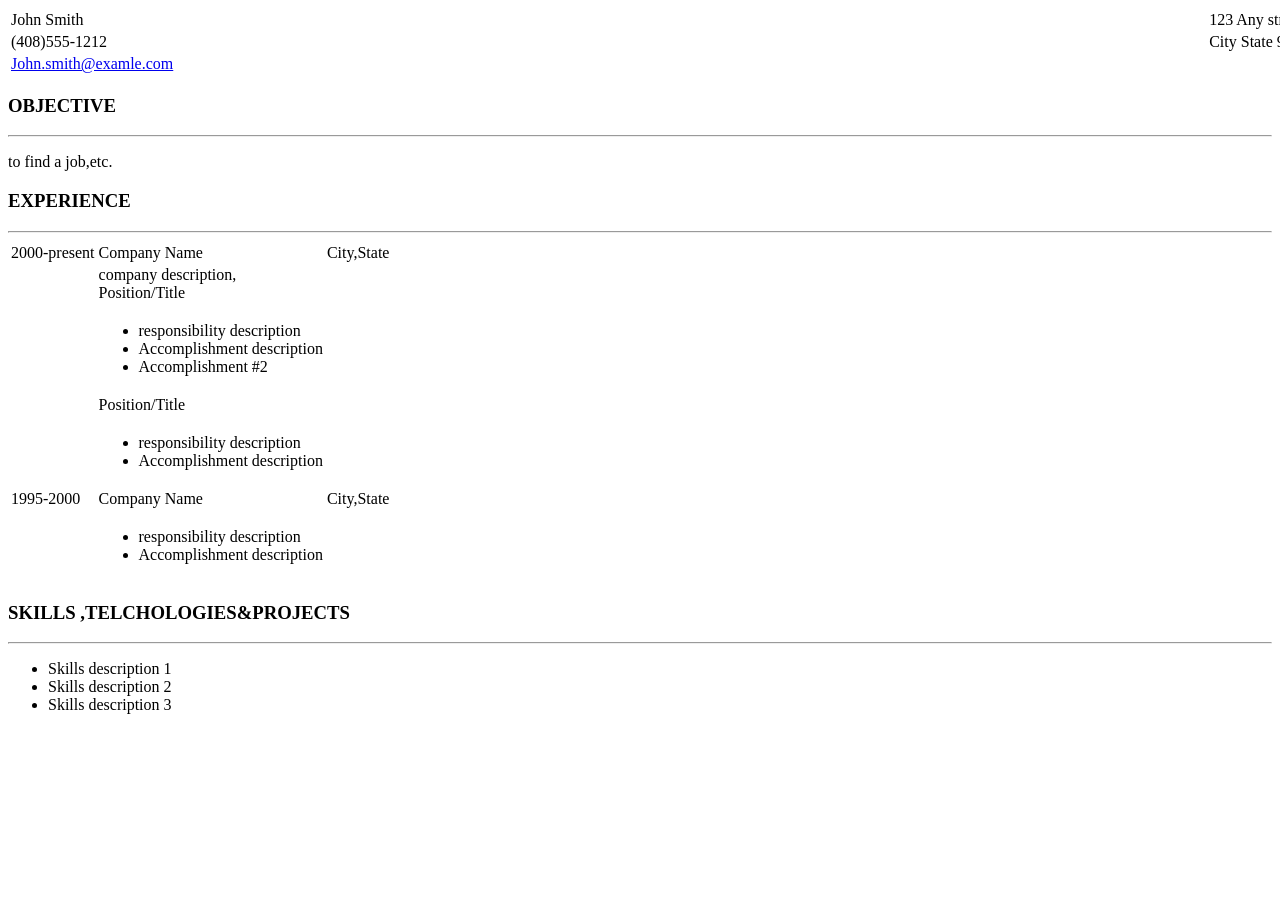
<file: assign-1-nti/index.html>
<!DOCTYPE html>
<html lang="en">
<head>
    <meta charset="UTF-8">
    <meta name="viewport" content="width=device-width, initial-scale=1.0">
    <title>Assignment1</title>
</head>
<body>
  
        <table class="table" width="2000px">
                <tr>
                  <td>John Smith</td> 
                  <td>123 Any street</td>
                </tr>
                <tr>
                     <td>(408)555-1212</td>
                    <td>City State 99999</td>
                </tr>
                <tr>
                   <td><a href="mailto:John.smith@examle.com">John.smith@examle.com</a></td>
                </tr>
        </table>
        <h3>OBJECTIVE</h3>
        <hr>
        <p>
            to find a job,etc.
        </p>
        <h3>EXPERIENCE</h3>
        <hr>
        <table class="table">
           <tr>
             <td rowspan="5" valign="top">2000-present</td>
             <td>Company Name</td>
             <td>City,State</td>
          </tr>

          <tr>
            <td>
            company description,<br> Position/Title
            </td>
          </tr>

          <tr>
            <td>
            <ul>
                <li>responsibility description</li>
                <li>Accomplishment description</li>
                <li>Accomplishment #2</li>
            </ul>
            </td>
          </tr>

          <tr>
             <td>Position/Title</td>
          </tr>

          <tr>
            <td>
            <ul>
                <li>responsibility description</li>
                <li>Accomplishment description</li>
            </ul>
            </td>
         </tr>
         <tr>
             <td rowspan="5" valign="top">1995-2000</td>
             <td>Company Name</td>
             <td>City,State</td>
          </tr>
          <tr>
            <td>
            <ul>
                <li>responsibility description</li>
                <li>Accomplishment description</li>
            </ul>
            </td>
         </tr>
       </table>
       <h3>SKILLS ,TELCHOLOGIES&PROJECTS</h3>
       <hr>
       <ul>
        <li>Skills description 1</li>
        <li>Skills description 2</li>
        <li>Skills description 3</li>
       </ul>
</body>
</html>
</file>
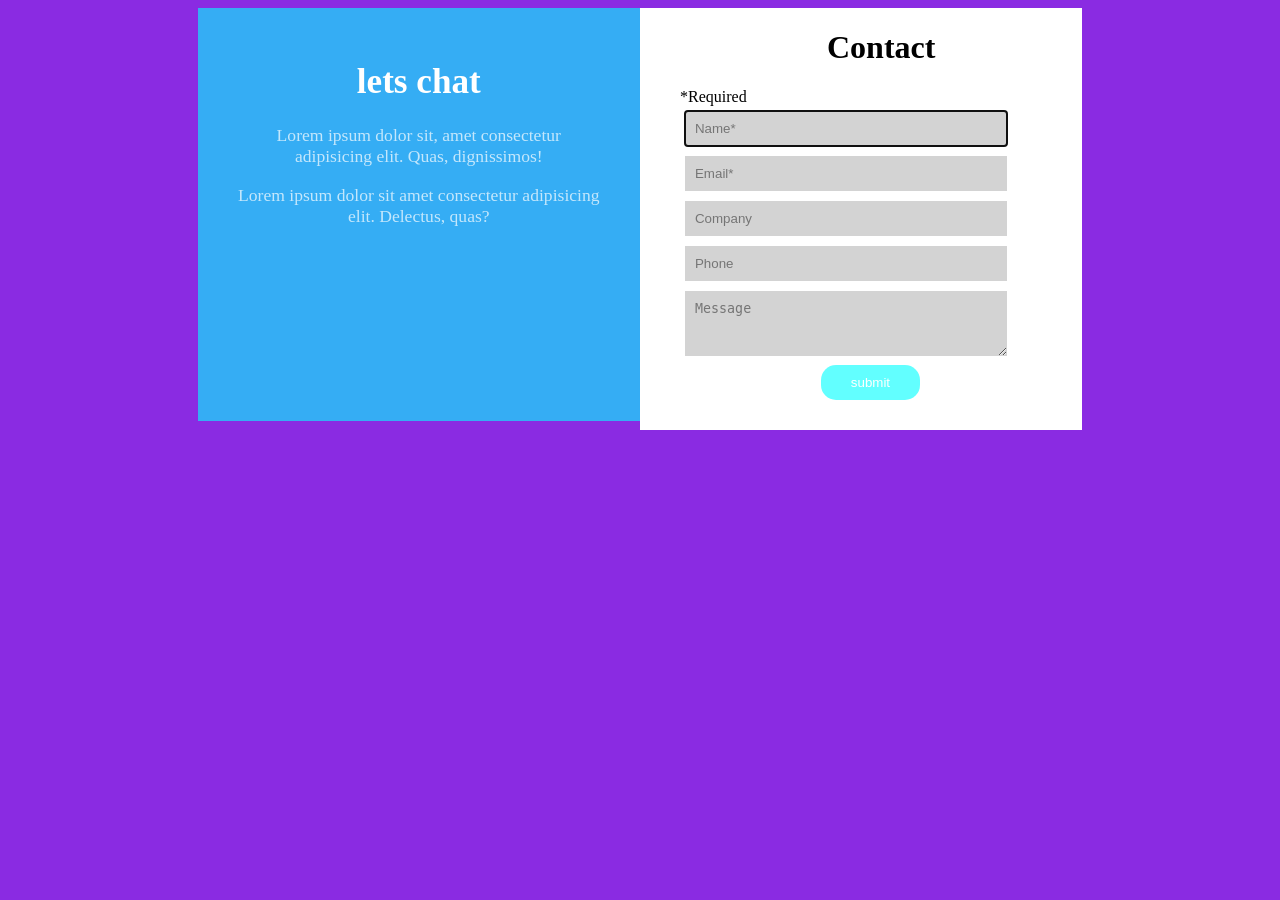
<file: assign-2-nti/index.html>
<!DOCTYPE html>
<!doctype html>
<html lang="en">
<head>
    <meta charset="UTF-8">
    <meta name="viewport" content="width=device-width, initial-scale=1.0">
  <head>
    <meta charset="UTF-8" />
    <meta name="viewport" content="width=device-width, initial-scale=1.0" />
    <link rel="stylesheet" href="css/style.css">
</head>
        
  <body>
   <div class="container">
     <div class="my-div">
      <h1>lets chat</h1>
      <p>Lorem ipsum dolor sit, amet consectetur adipisicing elit. Quas, dignissimos!</p>
      <p>Lorem ipsum dolor sit amet consectetur adipisicing elit. Delectus, quas?</p>
    </div><!--
     --><form>
      <h1>Contact</h1>
      <span>*Required</span> <br>
      <input class="format"
        type="text" name="firstName" pattern="[A-Za-z]+" placeholder="Name*" autofocus/> <br>
        <input class="format" type="email" placeholder="Email*"> <br>
        <input class="format" type="text" placeholder="Company"> <br>
        <input class="format" type="tel" placeholder="Phone"> <br>
        <textarea class="format" name="Message" placeholder="Message" cols="30" rows="3"></textarea> <br>
        <button type="submit">submit</button>
    </form>
 

</body>
</html>
</file>
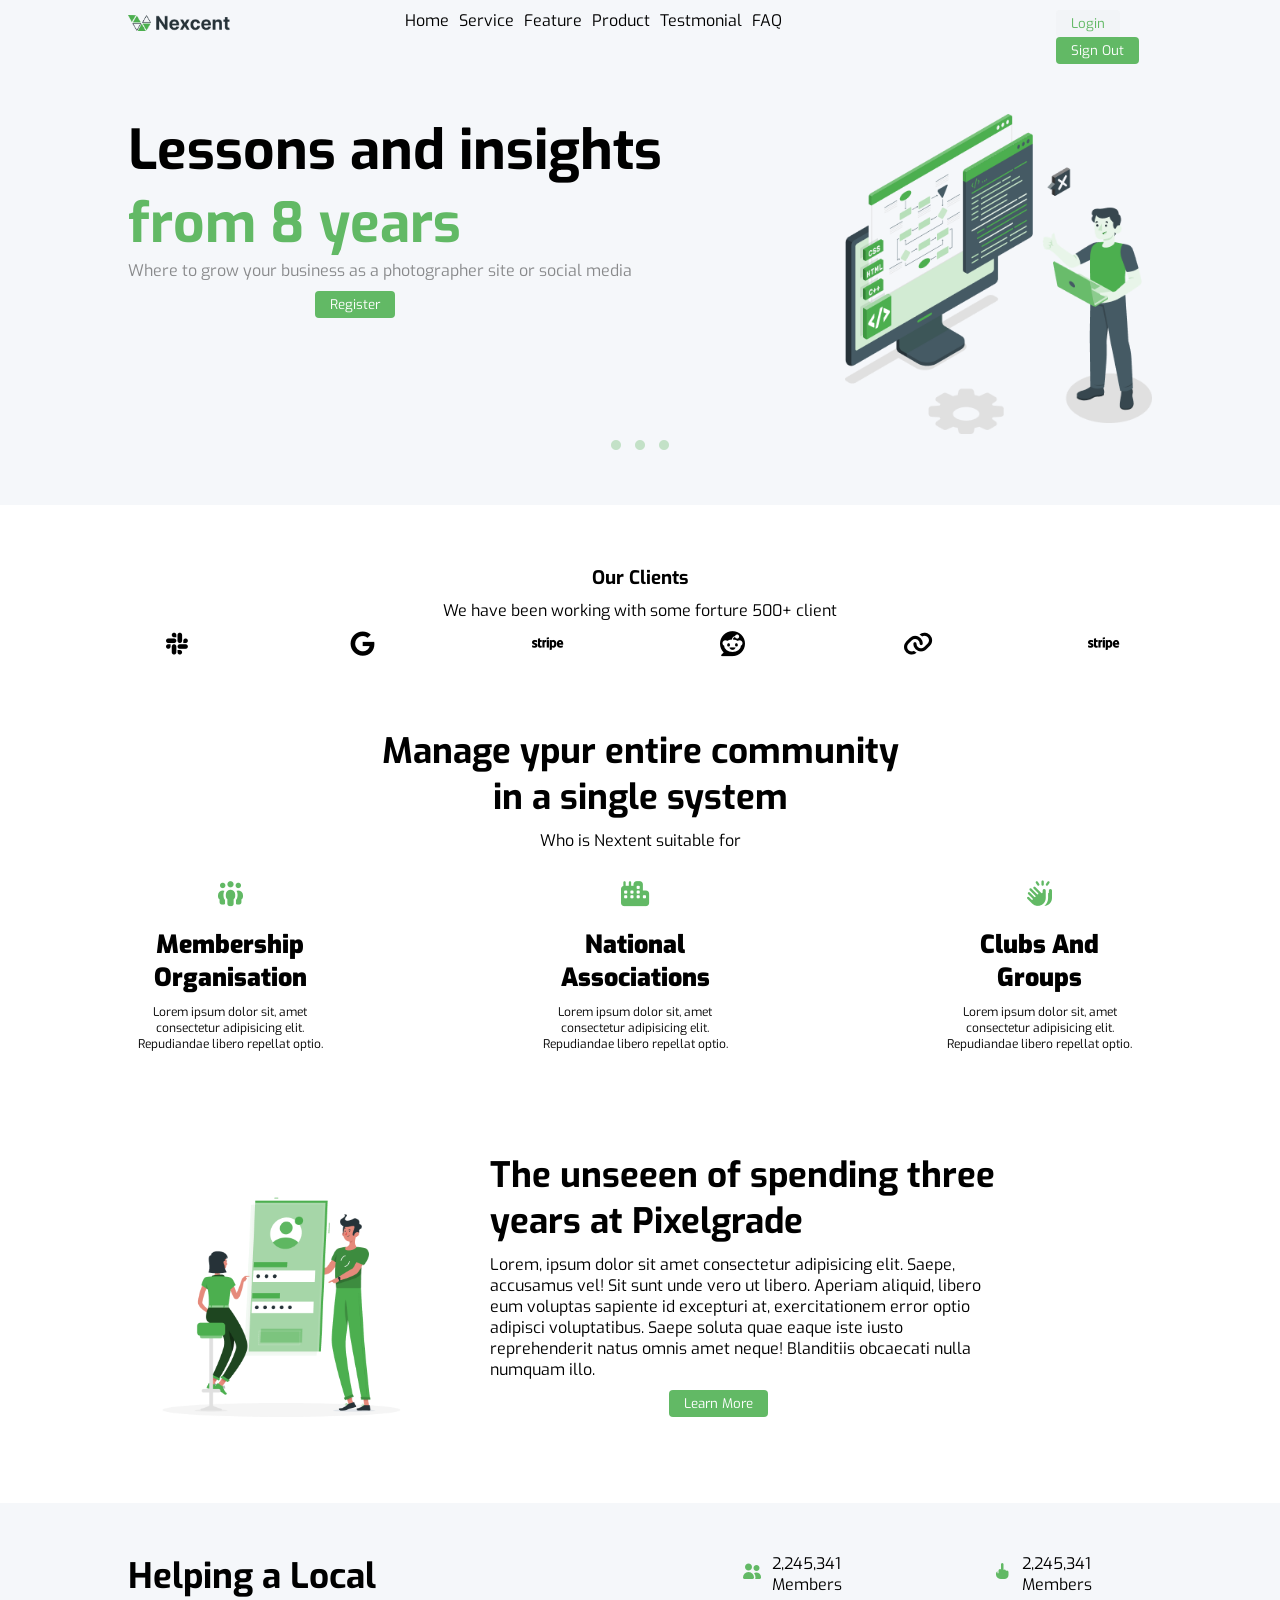
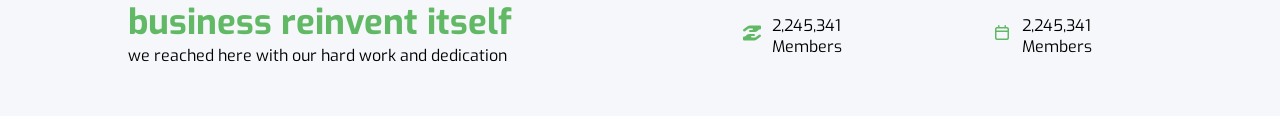
<file: assign-3-nti/index.html>
<!DOCTYPE html>
<!doctype html>
<html lang="en">
<head>
<meta charset="UTF-8" />
<meta name="viewport" content="width=device-width, initial-scale=1.0" />
    <link rel="stylesheet" href="css/style.css">
    <link rel="preconnect" href="https://fonts.googleapis.com" />
    <link rel="preconnect" href="https://fonts.gstatic.com" crossorigin />
    <link
      href="https://fonts.googleapis.com/css2?family=Exo:ital,wght@0,100..900;1,100..900&family=Roboto:ital,wght@0,100..900;1,100..900&display=swap"
      rel="stylesheet"
    />
    <link rel="stylesheet" href="css/all.min.css" />
    <link rel="stylesheet" href="css/style.css" />
</head>
<body>
    <nav>
      <div class="container">
        <img class="float-left w-10" src="images/Logo.png" alt="logo" />
        <div class="buttons float-right mt-1">
          <button class="text-success float-left bg-lightgray">Login</button>
          <button class="bg-success text-white float-left">Sign Out</button>
          <div class="clear-fix"></div>
        </div>
        <ul class="float-right mr-5 pt-1">
          <li class="float-left margin"><a href="">Home</a></li>
          <li class="float-left margin"><a href="">Service</a></li>
          <li class="float-left margin"><a href="">Feature</a></li>
          <li class="float-left margin"><a href="">Product</a></li>
          <li class="float-left margin"><a href="">Testmonial</a></li>
          <li class="float-left margin"><a href="">FAQ</a></li>
          <div class="clear-fix"></div>
        </ul>
        <div class="clear-fix"></div>
      </div>
      
    </nav>
    <main>
      <section class="pt-5 pb-5">
        <div class="container">
          <div class="content float-left">
            <h1 class="fs-55">
              Lessons and insights <br />
              <span class="text-success">from 8 years</span>
            </h1>
            <p class="text-LDark">
              Where to grow your business as a photographer site or social media
            </p>
            <button class="text-white bg-success mt-1">Register</button>
          </div>
          <img
            src="images/Illustration.png"
            alt="Illustration"
            class="w-30 float-right"
          />
          <div class="clear-fix"></div>
          <div class="text-center">
            <img src="images/Ellipse 7@2x.png" alt="Ellipse" class="w-1 mr-1">
            <img src="images/Ellipse 7@2x.png" alt="Ellipse" class="w-1 mr-1">
            <img src="images/Ellipse 7@2x.png" alt="Ellipse" class="w-1">
            <div class="clear-fix"></div>
          </div>
        </div>
        
      </section>
      <section class="bg-white pt-5 pb-5">
         <div class="container">
          <h3 class="text-center pt-1">Our Clients</h3>
          <p class="text-center pt-1">We have been working with some forture 500+ client</p>
          <div class="text-center pt-1">
            <i class="fa-brands fa-slack mr-4 fs-25"></i>
            <i class="fa-brands fa-google mr-4 fs-25"></i>
            <i class="fa-brands fa-stripe mr-4 fs-25"></i>
            <i class="fa-brands fa-reddit mr-4 fs-25"></i>
            <i class="fa-solid fa-link mr-4 fs-25"></i>
            <i class="fa-brands fa-stripe fs-25"></i>
          </div>
          <h3 class="pt-7 text-center fs-35">Manage ypur entire community <br> in a single system</h3>
          <p class="text-center pt-1">Who is Nextent suitable for</p>
          <div class="pt-3">
            <div class="w-20 text-center float-left mr-5">
              <i class="fa-solid fa-people-group text-success fs-25"></i>
              <h3 class="fw-bold fs-25 pt-2">
                Membership<br>Organisation</h3>
              <p class="fs-12 pt-1">Lorem ipsum dolor sit, amet consectetur adipisicing elit. Repudiandae libero repellat optio.</p>
            </div>
            <div class="w-20 text-center float-left mr-5">
              <i class="fa-solid fa-city text-success fs-25"></i>
              <h3 class="fw-bold fs-25 pt-2">
                National<br>Associations</h3>
              <p class="fs-12 pt-1">Lorem ipsum dolor sit, amet consectetur adipisicing elit. Repudiandae libero repellat optio.</p>
            </div>
            <div class="w-20 text-center float-left">
              <i class="fa-solid fa-hands-clapping text-success fs-25"></i>
              <h3 class="fw-bold fs-25 pt-2">
                Clubs And<br>Groups</h3>
              <p class="fs-12 pt-1">Lorem ipsum dolor sit, amet consectetur adipisicing elit. Repudiandae libero repellat optio.</p>
            </div>
            <div class="clear-fix"></div>
          </div>
         </div>
      </section>
      <section class="bg-white pt-5 pb-5">
        <div class="container">
          <img
            src="images/Frame 35.png"
            alt="Ay haga"
            class="w-30 float-left"
          />
          <div class="content-2 float-right w-50 mr-4">
            <h2 class="fs-35">
              The unseeen of spending three years at Pixelgrade
            </h2>
            <p class="pt-1">
              Lorem, ipsum dolor sit amet consectetur adipisicing elit. Saepe,
              accusamus vel! Sit sunt unde vero ut libero. Aperiam aliquid,
              libero eum voluptas sapiente id excepturi at, exercitationem error
              optio adipisci voluptatibus. Saepe soluta quae eaque iste iusto
              reprehenderit natus omnis amet neque! Blanditiis obcaecati nulla
              numquam illo.
            </p>
            <button class="text-white bg-success mt-1">Learn More</button>
          </div>
          <div class="clear-fix"></div>
        </div>
      </section>
      <section class="pt-5 pb-5">
        <div class="container">
          <div class="content-3 w-40 float-left">
            <h2 class="fs-35">
              Helping a Local <br />
              <span class="text-success fs-35">business reinvent itself</span>
            </h2>
            <p>we reached here with our hard work and dedication</p>
          </div>
          <div class="icons w-40 float-right">
            <div class="float-left mr-4">
              <div class="mb-2">
                <i
                  class="fa-solid fa-user-group text-success float-left pt-1 mr-1"
                ></i>
                <div class="icons-con1 float-right">
                  <p>
                    2,245,341 <br />
                    <span>Members</span>
                  </p>
                </div>
                <div class="clear-fix"></div>
              </div>
              <div>
                <i
                  class="fa-solid fa-hand-holding-hand text-success float-left pt-1 mr-1"
                ></i>
                <div class="icons-con1 float-right">
                  <p>
                    2,245,341 <br />
                    <span>Members</span>
                  </p>
                </div>
                <div class="clear-fix"></div>
              </div>
            </div>
            <div class="float-left">
              <div class="mb-2">
                <i
                  class="fa-solid fa-hand-middle-finger text-success float-left pt-1 mr-1"
                ></i>
                <div class="icons-con1 float-right">
                  <p>
                    2,245,341 <br />
                    <span>Members</span>
                  </p>
                </div>
                <div class="clear-fix"></div>
              </div>
              <div>
                <i
                  class="fa-regular fa-calendar text-success float-left pt-1 mr-1"
                ></i>
                <div class="icons-con1 float-right">
                  <p>
                    2,245,341 <br />
                    <span>Members</span>
                  </p>
                </div>
                <div class="clear-fix"></div>
              </div>
            </div>
            <div class="clear-fix"></div>
          </div>
          <div class="clear-fix"></div>
        </div>
      </section>
    </main>
</body>
</html>
</file>
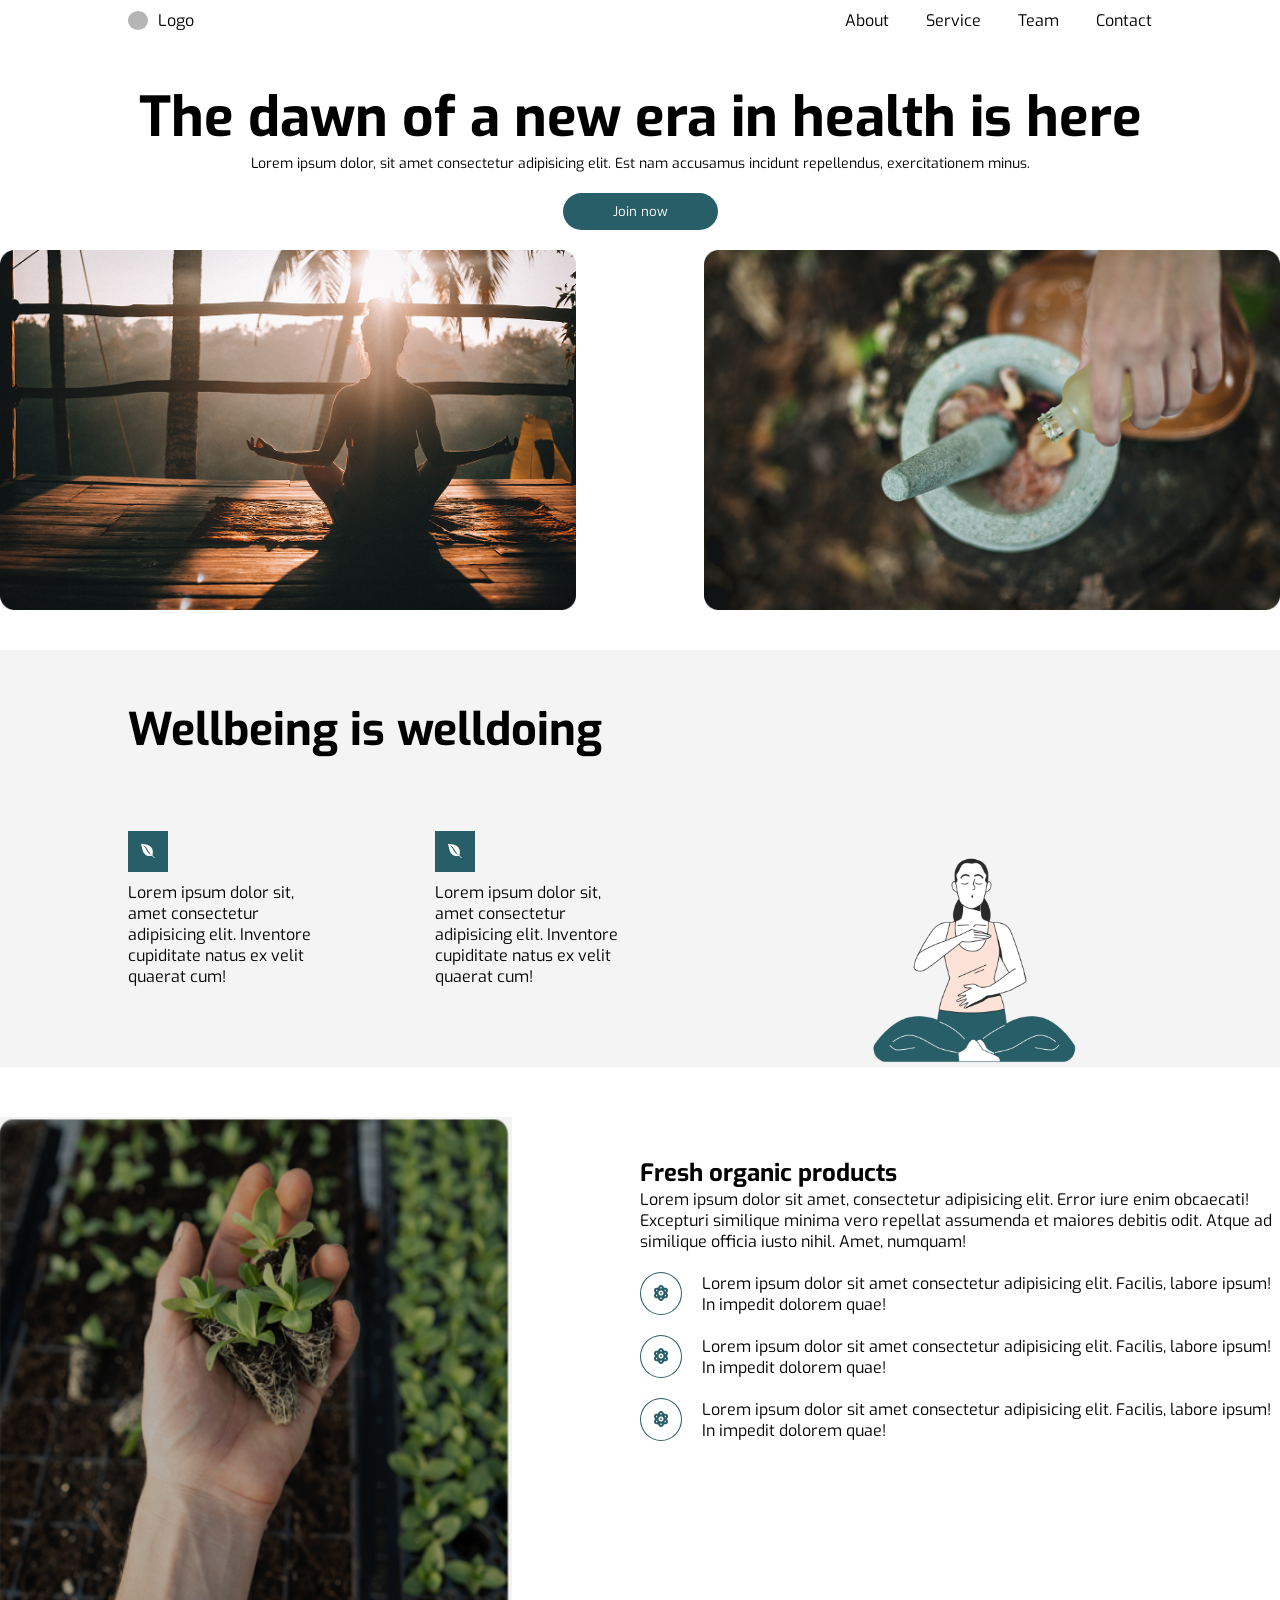
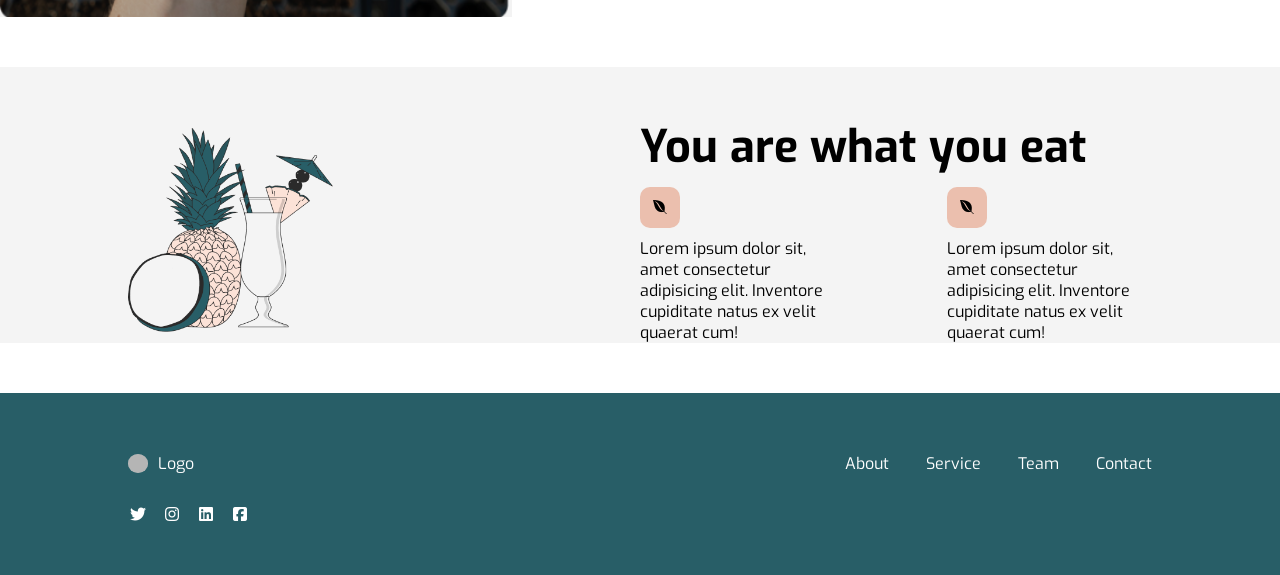
<file: assign-4-nti/index.html>
<!doctype html>
<html lang="en">
  <head>
    <meta charset="UTF-8" />
    <meta name="viewport" content="width=device-width, initial-scale=1.0" />
    <title>Session1</title>
    <link rel="preconnect" href="https://fonts.googleapis.com" />
    <link rel="preconnect" href="https://fonts.gstatic.com" crossorigin />
    <link
      href="https://fonts.googleapis.com/css2?family=Exo:ital,wght@0,100..900;1,100..900&family=Roboto:ital,wght@0,100..900;1,100..900&display=swap"
      rel="stylesheet"
    />
    <link rel="stylesheet" href="css/all.min.css" />
    <link rel="stylesheet" href="css/style.css" />
  </head>
  <body>
    <nav>
      <div class="container w-80 mt-1 d-flex justify-content-between align-items-center">
        <div class="logo w-20 d-flex align-items-center">
          <img class="w-10 mr-1 rounded-circle" src="images/Rectangle 5.png" alt="logo" />
          <span>Logo</span>
        </div>
        <ul class="d-flex justify-content-between w-30">
          <li><a href="">About</a></li>
          <li><a href="">Service</a></li>
          <li><a href="">Team</a></li>
          <li><a href="">Contact</a></li>
        </ul>
      </div>
    </nav>
    <main>

    <!-- hero section -->
    <section class="hero pt-5">
      <h1 class="text-center fs-55 ">The dawn of a new era in health is here</h1>
      <p class="text-center fs-14 mb-2">Lorem ipsum dolor, sit amet consectetur adipisicing elit. Est nam accusamus incidunt repellendus, exercitationem minus.</p>
      <button class="d-block m-auto px-5 py-1 rounded-4 main-bg text-white">Join now</button>
      <div class="mt-2 d-flex justify-content-between">
        <img src="images/jared-rice-xce530fBHrk-unsplash 1.png" class="w-45" alt="">
        <img src="images/katherine-hanlon-mod2s3-qFOc-unsplash 1.png"  class="w-45" alt="">
      </div>
    </section>

    <!-- section2 -->
    <section class="pt-5 mt-4 bg-gray">
      <div class="container w-80">
        <h2 class="fs-45">Wellbeing is welldoing</h2>
        <div class="d-flex align-items-center justify-content-between">
          <div class="d-flex align-items-center w-50 justify-content-between">
          <div class="w-40">
        <span class="main-bg p">
          <i class="fa-brands fa-envira text-white  "></i>
        </span>
        <p class="mt-2">Lorem ipsum dolor sit, amet consectetur adipisicing elit. Inventore cupiditate natus ex velit quaerat cum!</p>
          </div>
          <div class="w-40">
        <span class="main-bg p">
          <i class="fa-brands fa-envira text-white  "></i>
        </span>
        <p class="mt-2">Lorem ipsum dolor sit, amet consectetur adipisicing elit. Inventore cupiditate natus ex velit quaerat cum!</p>
          </div>
          </div>
          <img src="images/Illustration.png" class="w-40" alt="">
        </div>
      </div>
    </section>

    <!-- section3 -->
     <section class="mt-5">
      <div class="container d-flex justify-content-between">
        <img src="images/Capture5.PNG" class="w-40 h-40" alt="">
        <div class="w-50">
          <h2 class="mt-4">Fresh organic products</h2>
          <p>Lorem ipsum dolor sit amet, consectetur adipisicing elit. Error iure enim obcaecati! Excepturi similique minima vero repellat assumenda et maiores debitis odit. Atque ad similique officia iusto nihil. Amet, numquam!</p>
          <div class="d-flex align-items-center mt-2">
          <span class="p rounded-circle main-border mr-2"><i class="fa-solid fa-atom mian-text"></i></span>
          <p>Lorem ipsum dolor sit amet consectetur adipisicing elit. Facilis, labore ipsum! In impedit dolorem quae!</p>
          </div>
           <div class="d-flex align-items-center mt-2">
          <span class="p rounded-circle main-border mr-2"><i class="fa-solid fa-atom mian-text"></i></span>
          <p>Lorem ipsum dolor sit amet consectetur adipisicing elit. Facilis, labore ipsum! In impedit dolorem quae!</p>
          </div>
           <div class="d-flex align-items-center mt-2">
          <span class="p rounded-circle main-border mr-2"><i class="fa-solid fa-atom mian-text"></i></span>
          <p>Lorem ipsum dolor sit amet consectetur adipisicing elit. Facilis, labore ipsum! In impedit dolorem quae!</p>
          </div>
        </div>
      </div>
     </section>

    <!-- section4 -->
     <section class="mt-5 pt-5 bg-gray">
      <div class="container w-80">
        <div class="d-flex align-items-center justify-content-between">
         <img src="images/Illustration 2.png" class="w-20" alt="">
        <div class="w-50">
           <h2 class="fs-45 mb-2">You are what you eat</h2>
           <div class="d-flex align-items-center justify-content-between">
          <div class="w-40">
        <span class="bg-orange p rounded-2">
          <i class="fa-brands fa-envira"></i>
        </span>
        <p class="mt-2">Lorem ipsum dolor sit, amet consectetur adipisicing elit. Inventore cupiditate natus ex velit quaerat cum!</p>
          </div>
          <div class="w-40">
        <span class="bg-orange p rounded-2">
          <i class="fa-brands fa-envira"></i>
        </span>
        <p class="mt-2">Lorem ipsum dolor sit, amet consectetur adipisicing elit. Inventore cupiditate natus ex velit quaerat cum!</p>
          </div>
          </div>
        </div>
        </div>
      </div>
      </section>


    </main>
    <footer class="main-bg mt-5 pt-5 pb-5">
      <div class="container w-80 mt-1 d-flex justify-content-between align-items-center text-white">
         <div class="logo w-20 d-flex align-items-center">
          <img class="w-10 mr-1 rounded-circle bg-white" src="images/Rectangle 5.png" alt="logo" />
          <span>Logo</span>
        </div>
        <ul class="d-flex justify-content-between w-30">
          <li><a href="">About</a></li>
          <li><a href="">Service</a></li>
          <li><a href="">Team</a></li>
          <li><a href="">Contact</a></li>
        </ul>
      </div>
      <div class="w-80 mt-3">
        <i class="fa-brands fa-twitter text-white mr-1"></i>
        <i class="fa-brands fa-instagram text-white mr-1"></i>
        <i class="fa-brands fa-linkedin text-white mr-1"></i>
        <i class="fa-brands fa-square-facebook text-white mr-1"></i>
      </div>
    </footer>
  </body>
</html>
</file>
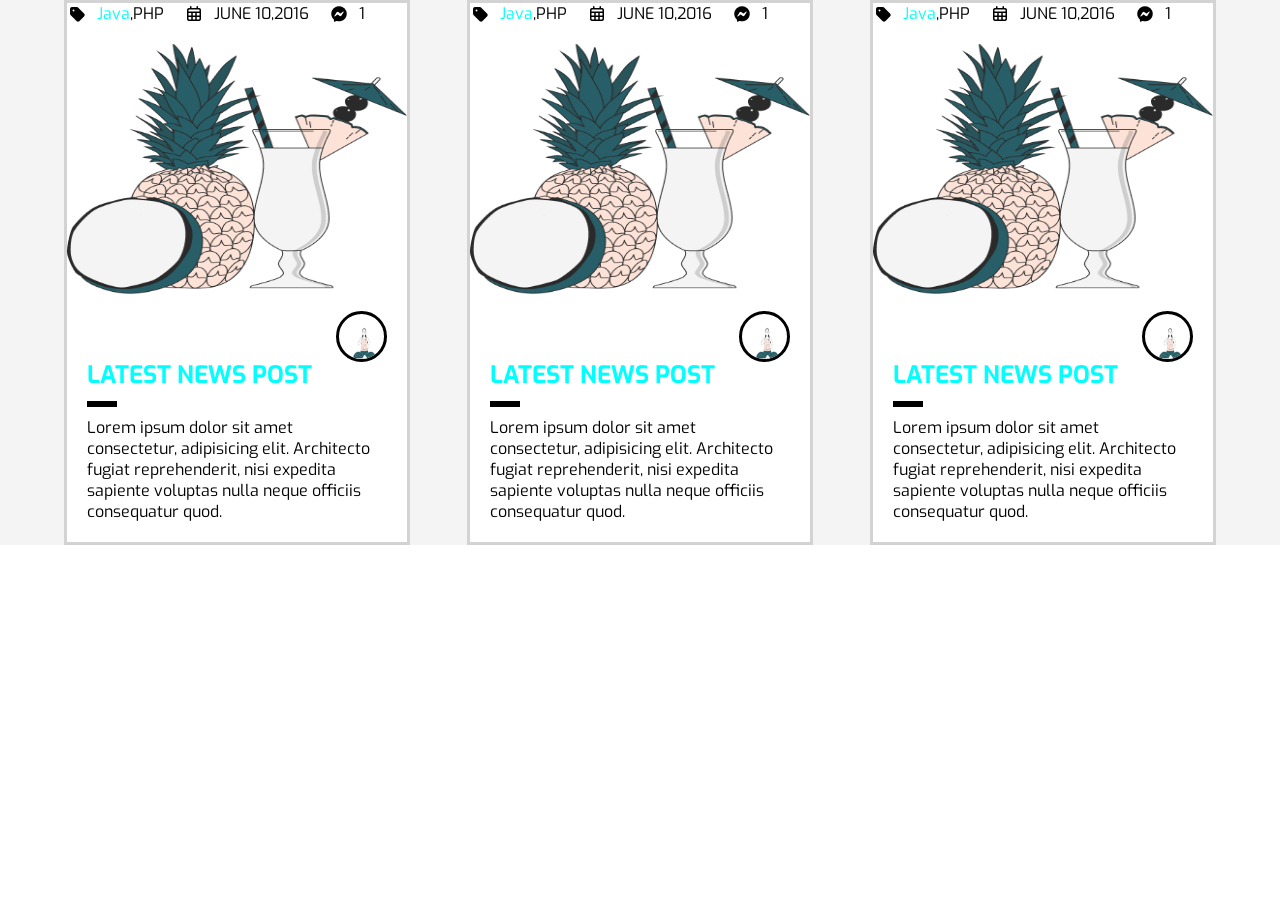
<file: assign-5.1-nti/index.html>
<!doctype html>
<html lang="en">
  <head>
    <meta charset="UTF-8" />
    <meta name="viewport" content="width=device-width, initial-scale=1.0" />
    <link rel="preconnect" href="https://fonts.googleapis.com" />
    <link rel="preconnect" href="https://fonts.gstatic.com" crossorigin />
    <link
      href="https://fonts.googleapis.com/css2?family=Exo:ital,wght@0,100..900;1,100..900&family=Roboto:ital,wght@0,100..900;1,100..900&display=swap"
      rel="stylesheet"
    />
    <link rel="stylesheet" href="css/all.min.css" />
    <link rel="stylesheet" href="css/style.css" />
  </head>
  <body>
    <!-- <section>
      <div class="card w-30 position-relative">
        <div class="header d-flex align-items-center">
          <i class="mr-1 fa-solid fa-tag"></i>
          <p class="mr-2"><span class="mian-text">Java</span>,PHP </p>
          <i class="mr-1 fa-regular fa-calendar-days"></i>
          <p class="mr-2"> JUNE 10,2016 </p>
          <i class="mr-1 fa-brands fa-facebook-messenger"></i>
          <span> 1</span>
        </div>
       <div class="mt-2 position-relative">
        <img src="images/Illustration 2.png" class="w-100 h-25" alt="">
        <div class="darkLayer bg-lDark w-100 position-absolute top-0 bottom-0 right-0 left-0 display-none">
          <span class="text-white position-absolute bottom-20 left-20">Read More</span>
        </div>
        
       </div>
        <img src="images/Illustration.png" class="w-15 rounded-circle black-border aspect-ratio position-absolute bottom-200 right-20 d-flex justify-content-center align-items-center" alt="">
       <div class="content mt-4 p-2">
        <h2 class="mian-text mb-1">LATEST NEWS POST</h2>
       <hr class="mb-1 w-10 black-border">
       <p>Lorem ipsum dolor sit amet consectetur, adipisicing elit. Architecto fugiat reprehenderit, nisi expedita sapiente voluptas nulla neque officiis consequatur quod.</p>
       </div>
      </div>
    </section> -->

    <section class="bg-gray">
      <div class="container w-90 d-flex justify-content-between align-items-center">
        <div class="card w-30 position-relative bg-white gray-border">
          <div class="header d-flex align-items-center">
            <i class="mr-1 fa-solid fa-tag"></i>
            <p class="mr-2"><span class="mian-text">Java</span>,PHP</p>
            <i class="mr-1 fa-regular fa-calendar-days"></i>
            <p class="mr-2">JUNE 10,2016</p>
            <i class="mr-1 fa-brands fa-facebook-messenger"></i>
            <span> 1</span>
          </div>

          <div class="blog-thumb mt-2 position-relative">
            <img
              src="images/Illustration 2.png"
              class="w-100 h-25"
              alt="Main Image"
            />

            <div
              class="darkLayer bg-lDark w-100 h-100 position-absolute top-0 left-0"
            >
              <span class="text-white d-flex align-items-flex-end"
                >Read More</span
              >
            </div>
          </div>

          <img
            src="images/Illustration.png"
            class="w-15 rounded-circle black-border aspect-ratio position-absolute avatar-img"
            alt="Avatar"
          />

          <div class="content mt-4 p-2">
            <h2 class="mian-text mb-1">LATEST NEWS POST</h2>
            <hr class="mb-1 w-10 black-border" />
            <p>
              Lorem ipsum dolor sit amet consectetur, adipisicing elit.
              Architecto fugiat reprehenderit, nisi expedita sapiente voluptas
              nulla neque officiis consequatur quod.
            </p>
          </div>
        </div>
        <div class="card w-30 position-relative bg-white gray-border">
          <div class="header d-flex align-items-center">
            <i class="mr-1 fa-solid fa-tag"></i>
            <p class="mr-2"><span class="mian-text">Java</span>,PHP</p>
            <i class="mr-1 fa-regular fa-calendar-days"></i>
            <p class="mr-2">JUNE 10,2016</p>
            <i class="mr-1 fa-brands fa-facebook-messenger"></i>
            <span> 1</span>
          </div>

          <div class="blog-thumb mt-2 position-relative">
            <img
              src="images/Illustration 2.png"
              class="w-100 h-25"
              alt="Main Image"
            />

            <div
              class="darkLayer bg-lDark w-100 h-100 position-absolute top-0 start-0"
            >
              <span class="text-white position-absolute bottom-20 left-20"
                >Read More</span
              >
            </div>
          </div>

          <img
            src="images/Illustration.png"
            class="w-15 rounded-circle black-border aspect-ratio position-absolute avatar-img"
            alt="Avatar"
          />

          <div class="content mt-4 p-2">
            <h2 class="mian-text mb-1">LATEST NEWS POST</h2>
            <hr class="mb-1 w-10 black-border" />
            <p>
              Lorem ipsum dolor sit amet consectetur, adipisicing elit.
              Architecto fugiat reprehenderit, nisi expedita sapiente voluptas
              nulla neque officiis consequatur quod.
            </p>
          </div>
        </div>
        <div class="card w-30 position-relative bg-white gray-border">
          <div class="header d-flex align-items-center">
            <i class="mr-1 fa-solid fa-tag"></i>
            <p class="mr-2"><span class="mian-text">Java</span>,PHP</p>
            <i class="mr-1 fa-regular fa-calendar-days"></i>
            <p class="mr-2">JUNE 10,2016</p>
            <i class="mr-1 fa-brands fa-facebook-messenger"></i>
            <span> 1</span>
          </div>

          <div class="blog-thumb mt-2 position-relative">
            <img
              src="images/Illustration 2.png"
              class="w-100 h-25"
              alt="Main Image"
            />

            <div
              class="darkLayer bg-lDark w-100 h-100 position-absolute top-0 start-0"
            >
              <span class="text-white position-absolute bottom-20 left-20"
                >Read More</span
              >
            </div>
          </div>

          <img
            src="images/Illustration.png"
            class="w-15 rounded-circle black-border aspect-ratio position-absolute avatar-img"
            alt="Avatar"
          />

          <div class="content mt-4 p-2">
            <h2 class="mian-text mb-1">LATEST NEWS POST</h2>
            <hr class="mb-1 w-10 black-border" />
            <p>
              Lorem ipsum dolor sit amet consectetur, adipisicing elit.
              Architecto fugiat reprehenderit, nisi expedita sapiente voluptas
              nulla neque officiis consequatur quod.
            </p>
          </div>
        </div>
      </div>
    </section>
  </body>
</html>
</file>
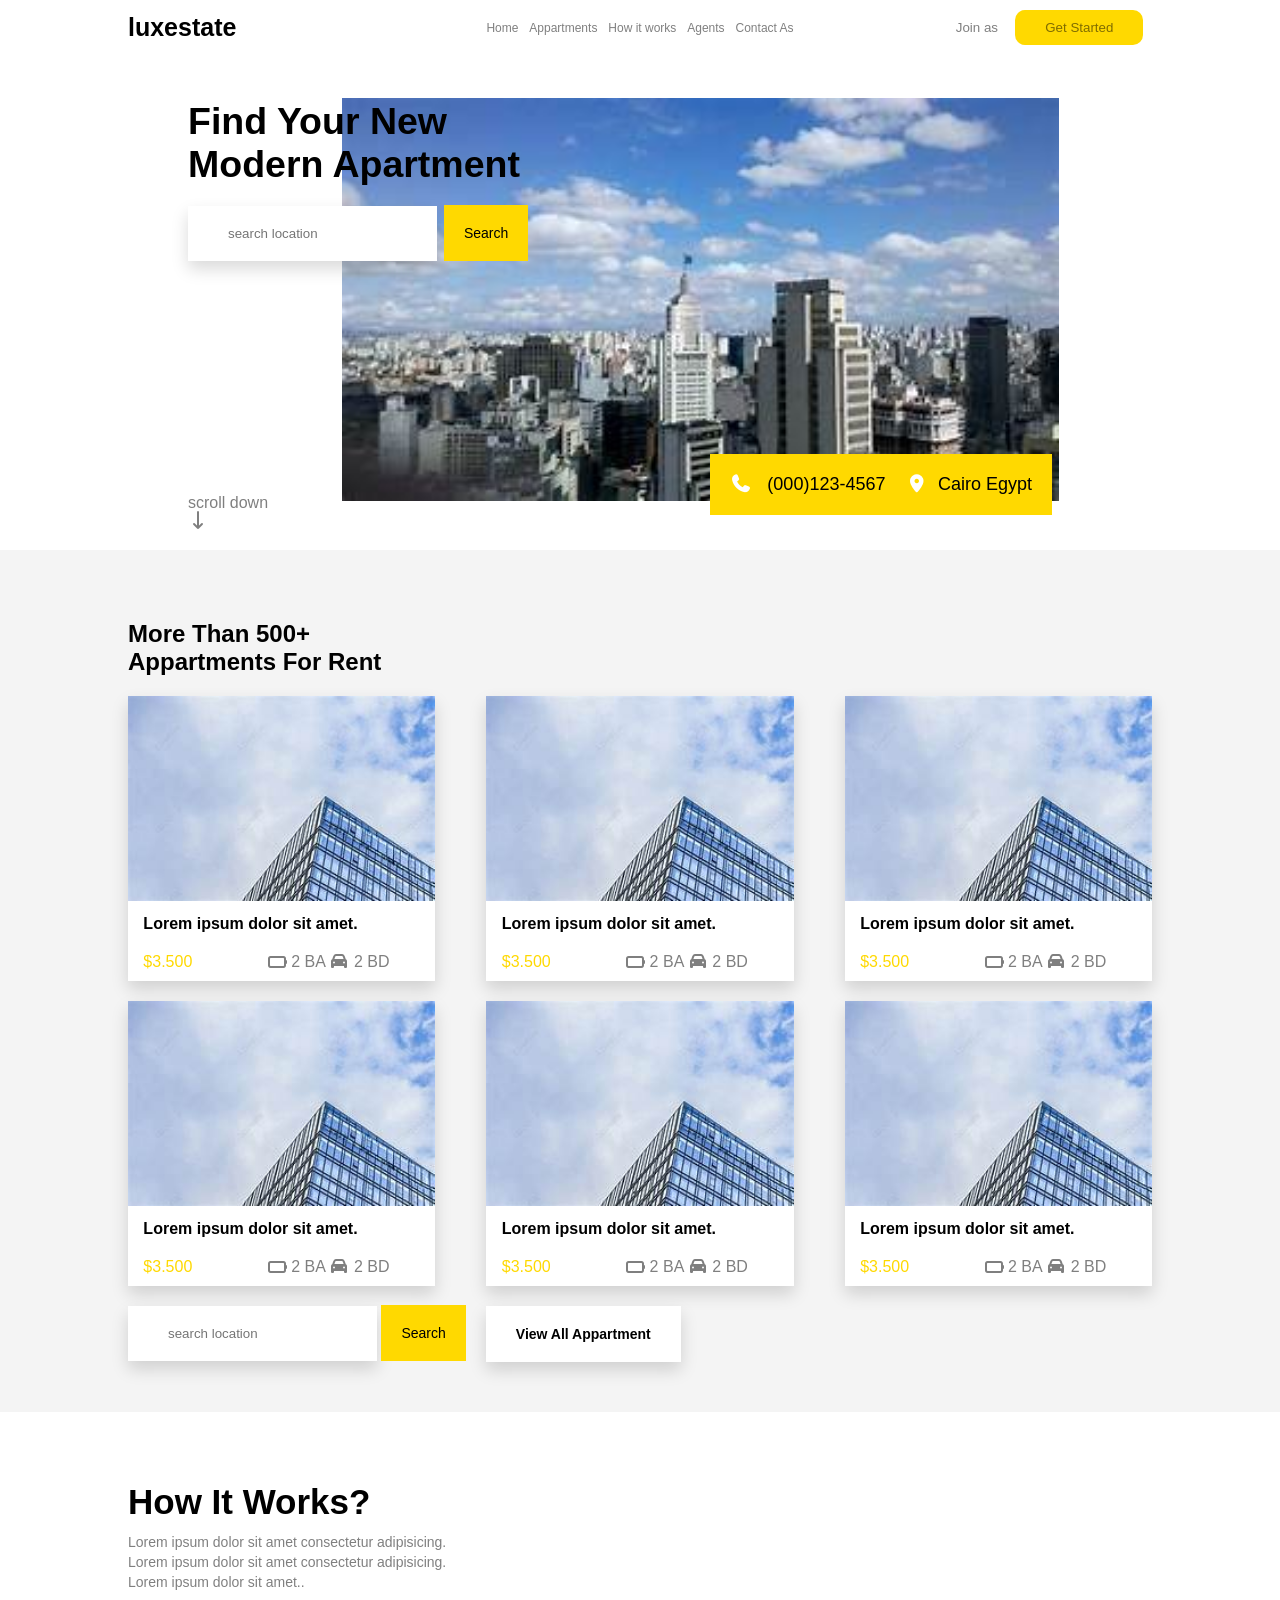
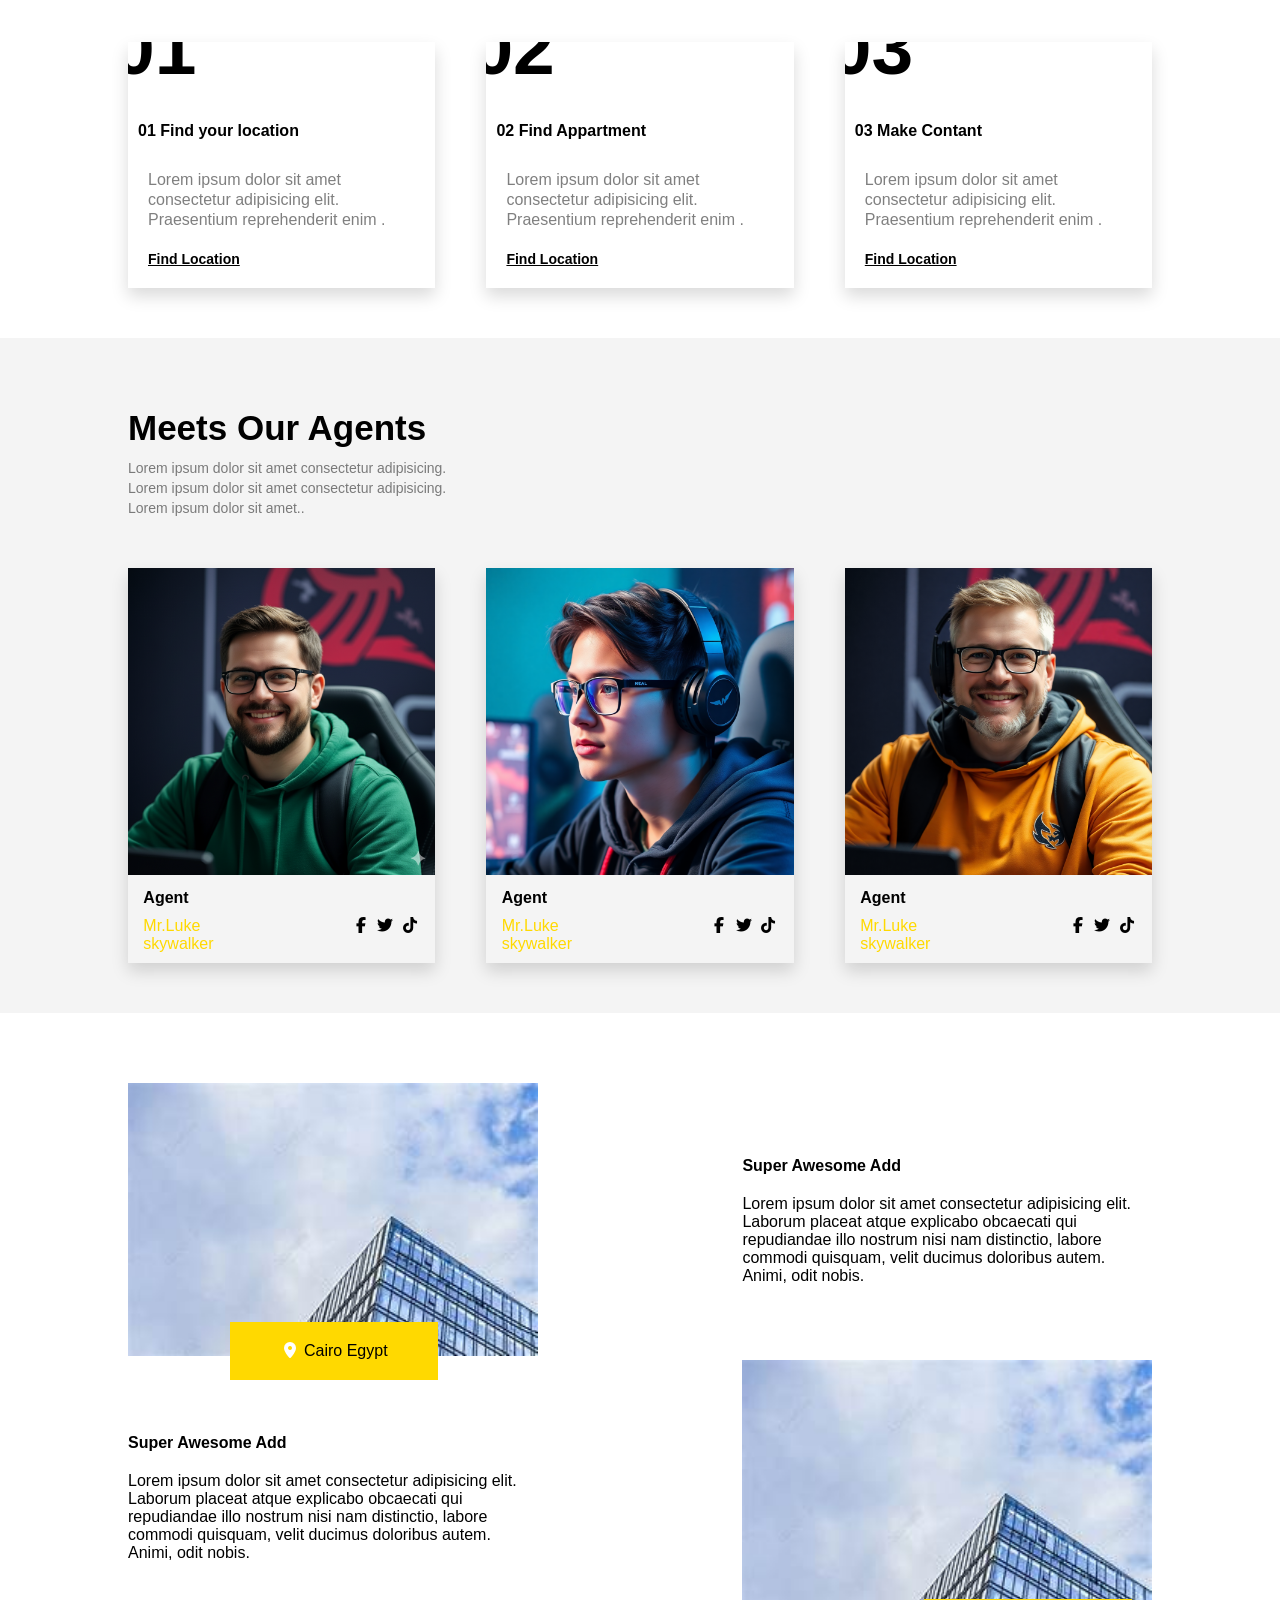
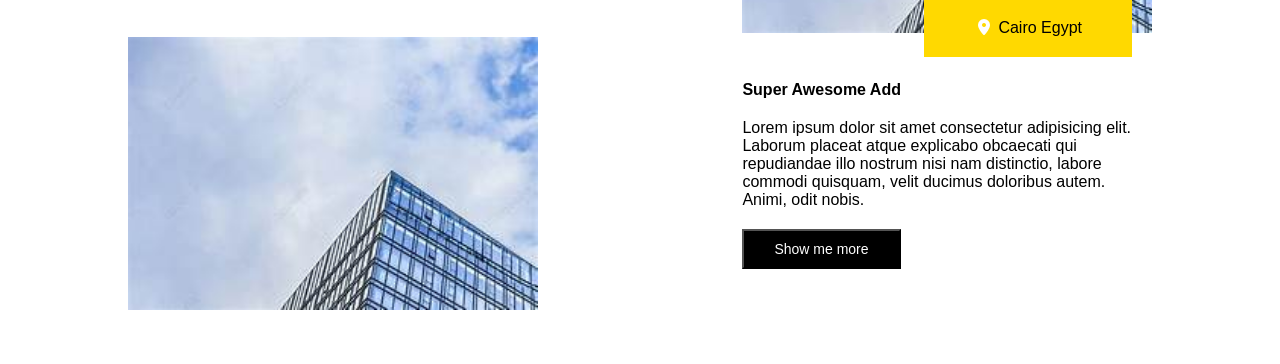
<file: assign-5.2-nti/index.html>
<!DOCTYPE html>
<html lang="en">
<head>
    <meta charset="UTF-8">
    <meta name="viewport" content="width=device-width, initial-scale=1.0">
    <link rel="stylesheet" href="css/all.min.css">
    <link rel="stylesheet" href="css/style.css">
</head>
<body>
    <nav class="position-fixed top-0 right-0 left-0 bg-white z-index">
      <div class="container w-80 mt-1 d-flex justify-content-between align-items-center">
        <div class="logo w-20 d-flex align-items-center">
          <span class="w-100 fw-bold fs-25">luxestate</span>
        </div>
        <ul class="d-flex justify-content-between w-30 text-muted fs-12">
          <li><a href="#home">Home</a></li>
          <li><a href="#appartments">Appartments</a></li>
          <li><a href="#how">How it works</a></li>
          <li><a href="#agents">Agents</a></li>
          <li><a href="#contact">Contact As</a></li>
        </ul>
        <div class="buttons w-20 d-flex align-items-center justify-content-around">
            <button class="text-muted bg-white border-0">Join as</button>
            <button class="text-muted bg-warning border-0 py-1 px-3 rounded-2">Get Started</button>
        </div>
      </div>
    </nav>
    <section class="hero-sec position-relative pt-5" id="home">
        <div class="container w-80 position-relative">
            <div class="content pt-5 fs-25">
                <h1>Find Your New <br> Modern Apartment</h1>
                <div class="mt-2">
                    <input type="text" placeholder="search location" class="py-2 px-4 border-0 shadow">
                    <label class="bg-warning fs-14 p-2">Search</label>
                </div>
                <div class="fs-18 d-flex align-items-center position-absolute bottom-35 right-150 bg-warning p-2">
                    <div class="mr-2"><i class="fa-solid fa-phone mr-1 text-white"></i> 
                    <span>(000)123-4567</span></div>
                    <div>
                        <i class="fa-solid fa-location-dot mr-1 text-white"></i><span>Cairo Egypt</span>
                    </div>

                </div>
                <a href="#appartments" class="fs-16 text-muted position-absolute bottom-20 left-0"><span>scroll down</span> <br> <i class="fa-solid fa-arrow-down-long"></i></a>
            </div>
        </div>
    </section>
    <section id="appartments" class="pt-7 bg-gray">
        <div class="container w-80 pb-5">
           <h2>More Than 500+ <br> Appartments For Rent</h2>

           <div class="d-flex justify-content-between">
            <div class="card w-30 bg-white shadow mt-2">
            <img src="images/building (1).jpg" alt="" class="w-100">
           <div class="w-90 mt-1 pb-1">
             <p class="fw-bold  pb-1">Lorem ipsum dolor sit amet.</p>
            <div class="pt-1 text-muted">
                <span class="text-warning mr-70">$3.500</span>
                <i class="fa-solid fa-battery-empty"></i>
                <span>2 BA</span>
                <i class="fa-solid fa-car"></i>
                <span>2 BD</span>
            </div>
           </div>
           </div>
            <div class="card w-30 bg-white shadow mt-2">
            <img src="images/building (1).jpg" alt="" class="w-100">
           <div class="w-90 mt-1 pb-1">
             <p class="fw-bold  pb-1">Lorem ipsum dolor sit amet.</p>
            <div class="pt-1 text-muted">
                <span class="text-warning mr-70">$3.500</span>
                <i class="fa-solid fa-battery-empty"></i>
                <span>2 BA</span>
                <i class="fa-solid fa-car"></i>
                <span>2 BD</span>
            </div>
           </div>
           </div>
            <div class="card w-30 bg-white shadow mt-2">
            <img src="images/building (1).jpg" alt="" class="w-100">
           <div class="w-90 mt-1 pb-1">
             <p class="fw-bold  pb-1">Lorem ipsum dolor sit amet.</p>
            <div class="pt-1 text-muted">
                <span class="text-warning mr-70">$3.500</span>
                <i class="fa-solid fa-battery-empty"></i>
                <span>2 BA</span>
                <i class="fa-solid fa-car"></i>
                <span>2 BD</span>
            </div>
           </div>
           </div>
           </div>
            <div class="d-flex justify-content-between">
            <div class="card w-30 bg-white shadow mt-2">
            <img src="images/building (1).jpg" alt="" class="w-100">
           <div class="w-90 mt-1 pb-1">
             <p class="fw-bold  pb-1">Lorem ipsum dolor sit amet.</p>
            <div class="pt-1 text-muted">
                <span class="text-warning mr-70">$3.500</span>
                <i class="fa-solid fa-battery-empty"></i>
                <span>2 BA</span>
                <i class="fa-solid fa-car"></i>
                <span>2 BD</span>
            </div>
           </div>
           </div>
            <div class="card w-30 bg-white shadow mt-2">
            <img src="images/building (1).jpg" alt="" class="w-100">
           <div class="w-90 mt-1 pb-1">
             <p class="fw-bold  pb-1">Lorem ipsum dolor sit amet.</p>
            <div class="pt-1 text-muted">
                <span class="text-warning mr-70">$3.500</span>
                <i class="fa-solid fa-battery-empty"></i>
                <span>2 BA</span>
                <i class="fa-solid fa-car"></i>
                <span>2 BD</span>
            </div>
           </div>
           </div>
            <div class="card w-30 bg-white shadow mt-2">
            <img src="images/building (1).jpg" alt="" class="w-100">
           <div class="w-90 mt-1 pb-1">
             <p class="fw-bold  pb-1">Lorem ipsum dolor sit amet.</p>
            <div class="pt-1 text-muted">
                <span class="text-warning mr-70">$3.500</span>
                <i class="fa-solid fa-battery-empty"></i>
                <span>2 BA</span>
                <i class="fa-solid fa-car"></i>
                <span>2 BD</span>
            </div>
           </div>
           </div>
           </div>

           <div class="d-flex align-items-center ">
            <div class="mt-2 mr-2">
                    <input type="text" placeholder="search location" class="py-2 px-4 border-0 shadow">
                    <label class="bg-warning fs-14 p-2">Search</label>
           </div>
           <span class="py-2 px-3 bg-white mt-2 shadow fs-14 fw-bold">View All Appartment</span>
           </div>
        </div>
    </section>
    <section id="how" class="pt-7 pb-5">
      <div class="container w-80">
        <h2 class="pb-1 fs-35">How It Works?</h2>
        <p class="line-height fs-14 text-muted mb-5">Lorem ipsum dolor sit amet consectetur adipisicing. <br> Lorem ipsum dolor sit amet consectetur adipisicing. <br> Lorem ipsum dolor sit amet..</p>

       <div class="d-flex justify-content-between align-items-center">
         <div class="card w-30 shadow py-2 position-relative overflow-hidden">
        <span class="number fs-75 fw-bold position-absolute top--20 left--20">01</span>
        <h4 class="p-1 mt-5">01 Find your location</h4>
        <p class="p-2 line-height-3 text-muted">Lorem ipsum dolor sit amet consectetur adipisicing elit. Praesentium reprehenderit enim .</p>
        <a href="https://www.google.com/maps" class="p-2 fs-14 fw-bold text-decoration">Find Location</a>
         </div>
        <div class="card w-30 shadow py-2 position-relative overflow-hidden">
        <span class="number fs-75 fw-bold position-absolute top--20 left--20">02</span>
        <h4 class="p-1 mt-5">02 Find Appartment</h4>
        <p class="p-2 line-height-3 text-muted">Lorem ipsum dolor sit amet consectetur adipisicing elit. Praesentium reprehenderit enim .</p>
        <a href="https://www.google.com/maps" class="p-2 fs-14 fw-bold text-decoration">Find Location</a>
       </div>
        <div class="card w-30 shadow py-2 position-relative overflow-hidden">
        <span class="number fs-75 fw-bold position-absolute top--20 left--20">03</span>
        <h4 class="p-1 mt-5">03 Make Contant</h4>
        <p class="p-2 line-height-3 text-muted">Lorem ipsum dolor sit amet consectetur adipisicing elit. Praesentium reprehenderit enim .</p>
        <a href="https://www.google.com/maps" class="p-2 fs-14 fw-bold text-decoration">Find Location</a>
       </div>
       </div>
      </div>
      
    </section>
    <section id="agents" class="pt-7 pb-5 bg-gray">
      <div class="container w-80">
        <h2 class="pb-1 fs-35">Meets Our Agents</h2>
        <p class="line-height fs-14 text-muted mb-5">Lorem ipsum dolor sit amet consectetur adipisicing. <br> Lorem ipsum dolor sit amet consectetur adipisicing. <br> Lorem ipsum dolor sit amet..</p>

       <div class="d-flex justify-content-between align-items-center">
         <div class="card w-30 shadow">
             <img src="images/avatar-4-BCbP093U.png" alt="" class="w-100">
           <div class="w-90 mt-1 pb-1">
             <span class="fw-bold fs-16">Agent</span>
            <div class="pt-1 d-flex justify-content-between align-items-center">
                <span class="text-warning mr-70">Mr.Luke</span>
                <div>
                    <i class="fa-brands fa-facebook-f"></i>
                    <i class="fa-brands fa-twitter"></i>
                    <i class="fa-brands fa-tiktok"></i>
                </div>
            </div>
            <span class="text-warning">skywalker</span>
           </div>
         </div>
          <div class="card w-30 shadow">
             <img src="images/avatar-5-CKJm2Bjf.png" alt="" class="w-100">
           <div class="w-90 mt-1 pb-1">
             <span class="fw-bold fs-16">Agent</span>
            <div class="pt-1 d-flex justify-content-between align-items-center">
                <span class="text-warning mr-70">Mr.Luke</span>
                <div>
                    <i class="fa-brands fa-facebook-f"></i>
                    <i class="fa-brands fa-twitter"></i>
                    <i class="fa-brands fa-tiktok"></i>
                </div>
            </div>
            <span class="text-warning">skywalker</span>
           </div>
         </div>
          <div class="card w-30 shadow">
             <img src="images/avatar-6-BC4VdJS3.png" alt="" class="w-100">
           <div class="w-90 mt-1 pb-1">
             <span class="fw-bold fs-16">Agent</span>
            <div class="pt-1 d-flex justify-content-between align-items-center">
                <span class="text-warning mr-70">Mr.Luke</span>
                <div>
                    <i class="fa-brands fa-facebook-f"></i>
                    <i class="fa-brands fa-twitter"></i>
                    <i class="fa-brands fa-tiktok"></i>
                </div>
            </div>
            <span class="text-warning">skywalker</span>
           </div>
         </div>
       </div>
      </div>
    </section>
    <section id="contact" class="pt-7 pb-5">
      <div class="container w-80">
          <div class="d-flex justify-content-between align-items-center">
            <div class="w-40 position-relative">
                <img src="images/building (1).jpg" class="w-100" alt="">
                <span class="py-2 px-5 bg-warning position-absolute bottom--20 right-100"><i class="fa-solid fa-location-dot text-white"></i> Cairo Egypt</span>
            </div>
            <div class="content w-40">
                <h4 class="pb-2">Super Awesome Add</h4>
                <p>
                    Lorem ipsum dolor sit amet consectetur adipisicing elit. Laborum placeat atque explicabo obcaecati qui repudiandae illo nostrum nisi nam distinctio, labore commodi quisquam, velit ducimus doloribus autem. Animi, odit nobis.
                </p>
                
            </div>
          </div>
           <div class="d-flex justify-content-between align-items-center">
            
            <div class="content w-40">
                <h4 class="pb-2">Super Awesome Add</h4>
                <p>
                    Lorem ipsum dolor sit amet consectetur adipisicing elit. Laborum placeat atque explicabo obcaecati qui repudiandae illo nostrum nisi nam distinctio, labore commodi quisquam, velit ducimus doloribus autem. Animi, odit nobis.
                </p>    
            </div>
            <div class="w-40 position-relative">
                <img src="images/building (1).jpg" class="w-100" alt="">
                <span class="py-2 px-5 bg-warning position-absolute bottom--20 right-20"><i class="fa-solid fa-location-dot text-white"></i> Cairo Egypt</span>
            </div>
          </div>
           <div class="d-flex justify-content-between align-items-center">
            <div class="w-40">
                <img src="images/building (1).jpg" class="w-100" alt="">
            </div>
            <div class="content w-40">
                <h4 class="pb-2">Super Awesome Add</h4>
                <p>
                    Lorem ipsum dolor sit amet consectetur adipisicing elit. Laborum placeat atque explicabo obcaecati qui repudiandae illo nostrum nisi nam distinctio, labore commodi quisquam, velit ducimus doloribus autem. Animi, odit nobis.
                </p>
                <button class="py-1 px-3 fs-14 mt-2 text-white bg-dark">Show me more</button>
            </div>
          </div>
      </div>
    </section>
</body>
</html>
</file>
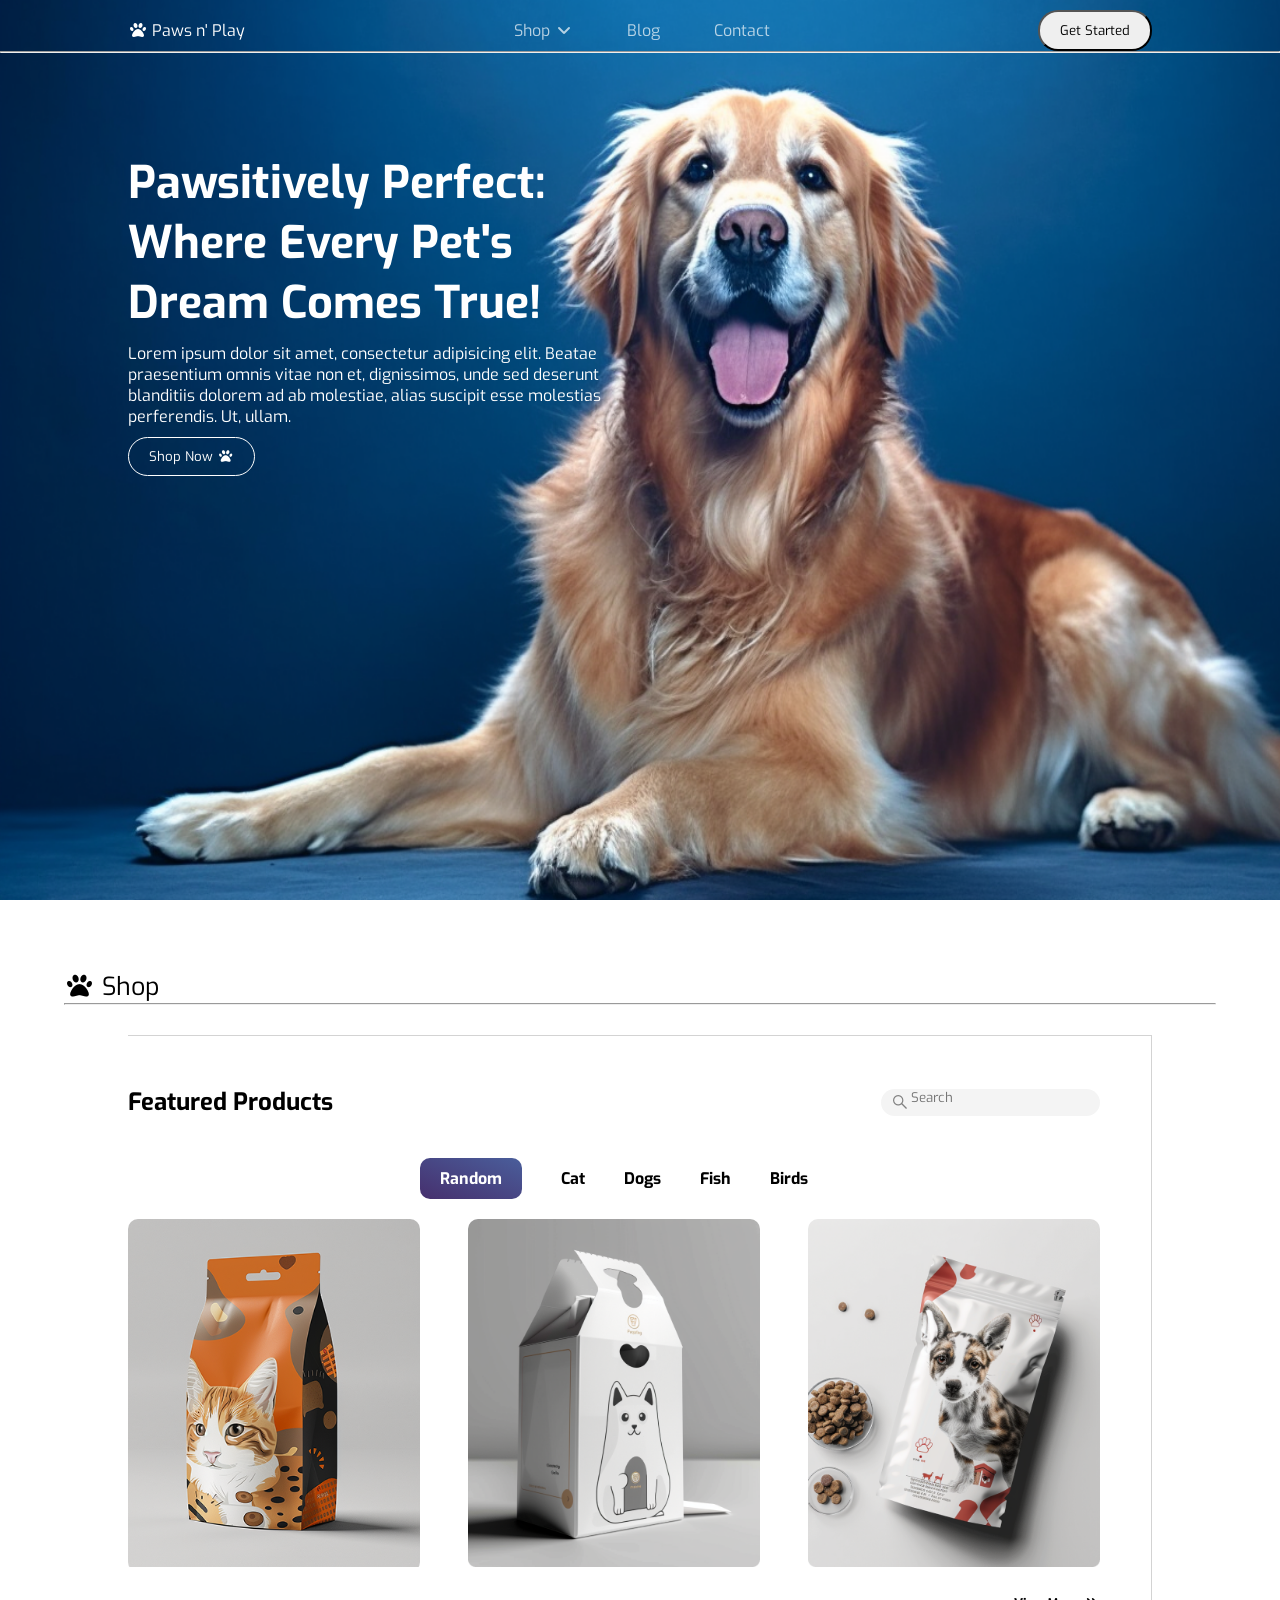
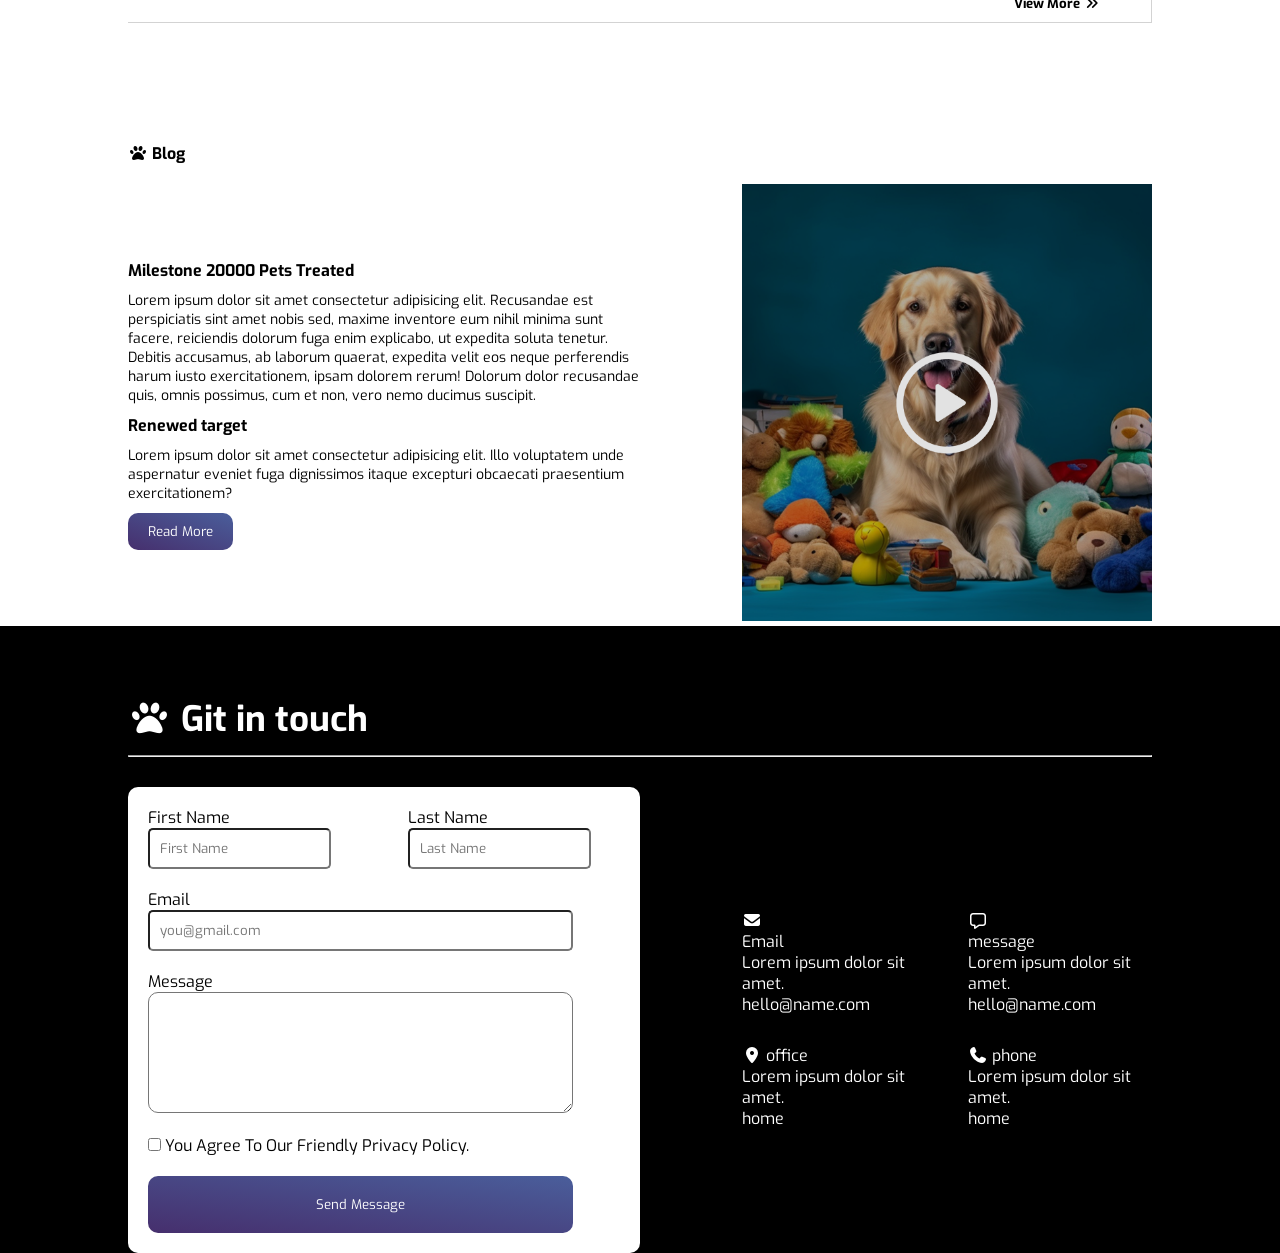
<file: assign-6-nti/index.html>
<!doctype html>
<html lang="en">
  <head>
    <meta charset="UTF-8" />
    <meta name="viewport" content="width=device-width, initial-scale=1.0" />
    <link rel="preconnect" href="https://fonts.googleapis.com" />
    <link rel="preconnect" href="https://fonts.gstatic.com" crossorigin />
    <link
      href="https://fonts.googleapis.com/css2?family=Exo:ital,wght@0,100..900;1,100..900&family=Roboto:ital,wght@0,100..900;1,100..900&display=swap"
      rel="stylesheet"
    />
    <link rel="stylesheet" href="css/all.min.css" />
    <link rel="stylesheet" href="css/style.css" />
  </head>
  <body>
    <section class="hero-sec">
      <nav class="pt-1">
        <div
          class="container w-80 d-flex justify-content-between align-items-center"
        >
          <div class="logo text-white">
            <i class="fa-solid fa-paw"></i>
            <span>Paws n' Play</span>
          </div>
          <ul
            class="d-flex justify-content-between align-items-center w-25 text-white-50"
          >
            <li>
              <a href="#shop">Shop <i class="fa-solid fa-angle-down"></i></a>
            </li>
            <li><a href="#blog">Blog</a></li>
            <li><a href="#contact">Contact</a></li>
          </ul>
          <button class="py-1 px-2 rounded-4">Get Started</button>
          <button class="display py-1 px-2 rounded-4 d-none"><i class="fa-solid fa-bars-staggered"></i></button>
        </div>
      </nav>
      <hr />
      <div class="w-80 pt-7 pb-5 mt-3">
        <div class="w-50">
          <h1 class="fs-45 text-white">
            Pawsitively Perfect: <br />
            Where Every Pet's <br />
            Dream Comes True!
          </h1>
          <p class="text-white pt-1 pb-1">
            Lorem ipsum dolor sit amet, consectetur adipisicing elit. Beatae
            praesentium omnis vitae non et, dignissimos, unde sed deserunt
            blanditiis dolorem ad ab molestiae, alias suscipit esse molestias
            perferendis. Ut, ullam.
          </p>
          <button
            class="py-1 px-2 rounded-4 white-border bg-transparent text-white"
          >
            Shop Now <i class="fa-solid fa-paw"></i>
          </button>
        </div>
      </div>
    </section>
    <section id="shop" class="pt-7 bg-white pb-5 ">
      <div class="title fs-25 w-90 m-auto">
        <i class="fa-solid fa-paw"></i>
        <span>Shop</span>
      </div>
      <hr class="w-90 m-auto"/>
      <div class="container w-80 gray-borderWL mt-3">
        <div class=" mt-3 pb-5 w-95 position-relative">
          <div
          class="d-flex justify-content-between align-items-center position-relative py-2"
        >
          <h2>Featured Products</h2>
          <input
            type="text"
            class="px-3 pb-1 border-0 rounded-4 bg-gray"
            placeholder="Search"
          />
          <i
            class="search fa-brands fa-sistrix text-gray position-absolute bottom-30 right-180 mr-05"
          ></i>
        </div>
        <div
          class="w-40 m-auto d-flex justify-content-between align-items-center fw-bold py-2"
        >
          <span class="linear py-1 px-2 text-white rounded-2">Random</span>
          <span>Cat</span>
          <span>Dogs</span>
          <span>Fish</span>
          <span>Birds</span>
        </div>
        <div class="cards d-flex justify-content-between align-items-center">
          <div class="card w-30 rounded-2">
            <img
              src="images/chemarro_about_a_design_of_a_pet_food_package_d4a19910-8b5f-4d58-b551-ed8984c3d276.png"
              alt="cat"
              class="w-100 h-100"
            />
          </div>

          <div class="card w-30 rounded-2">
            <img src="images/Product Card.png" alt="cat" class="w-100 h-100" />
          </div>

          <div class="card special w-30 rounded-2">
            <img
              src="images/Product Card (1).png"
              alt="cat"
              class="w-100 h-100"
            />
          </div>
        </div>
        <button class="view-more border-0 bg-white fw-bold position-absolute bottom-10 right-0">View More <i class="fa-solid fa-angles-right"></i></button>
        </div>
      </div>
    </section>
    <section id="blog" class="pt-7">
     <div class="container w-80">
      <h4 class=" pb-2"><i class="fa-solid fa-paw"></i> Blog</h4>
      <div class="d-flex justify-content-between align-items-center">
       <div class="w-50">
         <p class="fw-bold">Milestone 20000 Pets Treated</p>
         <p class="fs-14 py-1">Lorem ipsum dolor sit amet consectetur adipisicing elit. Recusandae est perspiciatis sint amet nobis sed, maxime inventore eum nihil minima sunt facere, reiciendis dolorum fuga enim explicabo, ut expedita soluta tenetur. Debitis accusamus, ab laborum quaerat, expedita velit eos neque perferendis harum iusto exercitationem, ipsam dolorem rerum! Dolorum dolor recusandae quis, omnis possimus, cum et non, vero nemo ducimus suscipit.</p>
         <span class="fw-bold py-1">Renewed target</span>
         <p class="fs-14 py-1">Lorem ipsum dolor sit amet consectetur adipisicing elit. Illo voluptatem unde aspernatur eveniet fuga dignissimos itaque excepturi obcaecati praesentium exercitationem?</p>
         <button class="linear py-1 px-2 text-white rounded-2 border-0">Read More</button>
       </div>
       <div class="image w-40">
         <img src="images/Image.png" alt="dog" class="w-100">
       </div>
      </div>

     </div>
    </section>
    <footer class="bg-dark text-white">
      <div class="container w-80 pt-7">
         <h4 class="fs-35"><i class="fa-solid fa-paw pb-2"></i> Git in touch</h4>
         <hr>
         <div class="d-flex justify-content-between align-items-center  mt-3">
             <form class="w-50 bg-white text-black p-2 rounded-2">
              <div class="d-flex justify-content-between align-items-center mb-2">
                <div class="w-45">
                  <label for="firstName" class="mb-1">First Name</label>
                  <input type="text" id="firstName" placeholder="First Name" class="rounded-1 p-1">
                </div>
                <div class="w-45">
                  <label for="LastName" class="mb-1">Last Name</label>
                  <input type="text" id="LastName"
                  placeholder="Last Name" class="rounded-1 p-1">
                </div>
              </div>
              <label for="email" class="mb-1">Email</label> <br>
              <input type="email" id="email" placeholder="you@gmail.com" class="rounded-1 p-1 w-90  mb-2">
              <label for="message" class="mb-1">Message</label> <br>
              <textarea name="Message" id="message" class="w-90 rounded-2" rows="7"></textarea> <br>
              <input type="checkbox" class="mt-2" id="check">
              <label for="check">You Agree To Our Friendly Privacy Policy.</label>
              <button class="linear py-2 px-2 text-white rounded-2 border-0 w-90 mt-2">Send Message</button>
             </form>
             <div class="w-40 d-flex justify-content-between align-items-center">
              <div class="w-45">
              <i class="fa-solid fa-envelope"></i> <br>
              <span>Email</span>
              <p>Lorem ipsum dolor sit amet.</p>
              <p class="mb-3">hello@name.com</p>

              <i class="fa-solid fa-location-dot"></i>
              <span>office</span>
              <p>Lorem ipsum dolor sit amet.</p>
              <p>home</p>
             </div>
             <div class="w-45">
              <i class="fa-regular fa-message"></i> <br>
              <span>message</span>
              <p>Lorem ipsum dolor sit amet.</p>
              <p class="mb-3">hello@name.com</p>

              <i class="fa-solid fa-phone"></i>
              <span>phone</span>
              <p>Lorem ipsum dolor sit amet.</p>
              <p>home</p>
             </div>
             </div>
         </div> 
        
      </div>
    </footer>
  </body>
</html>
</file>
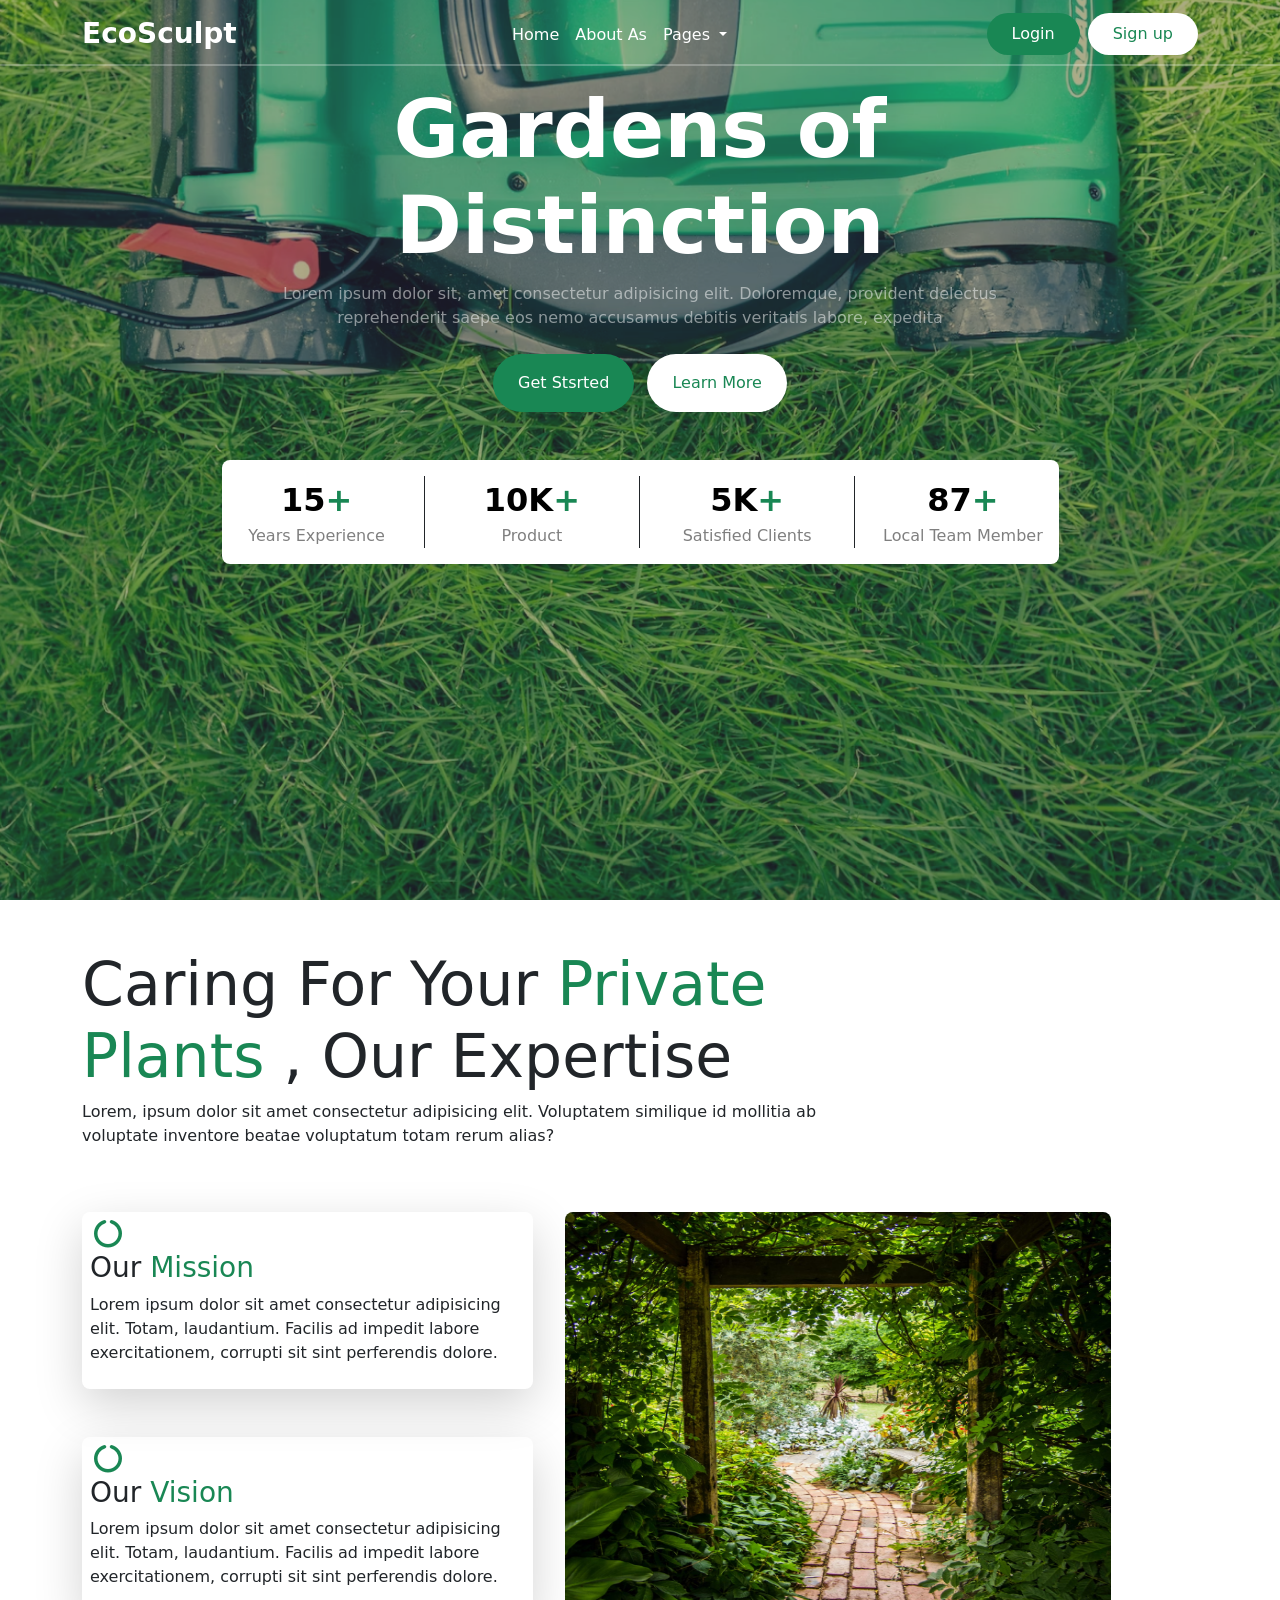
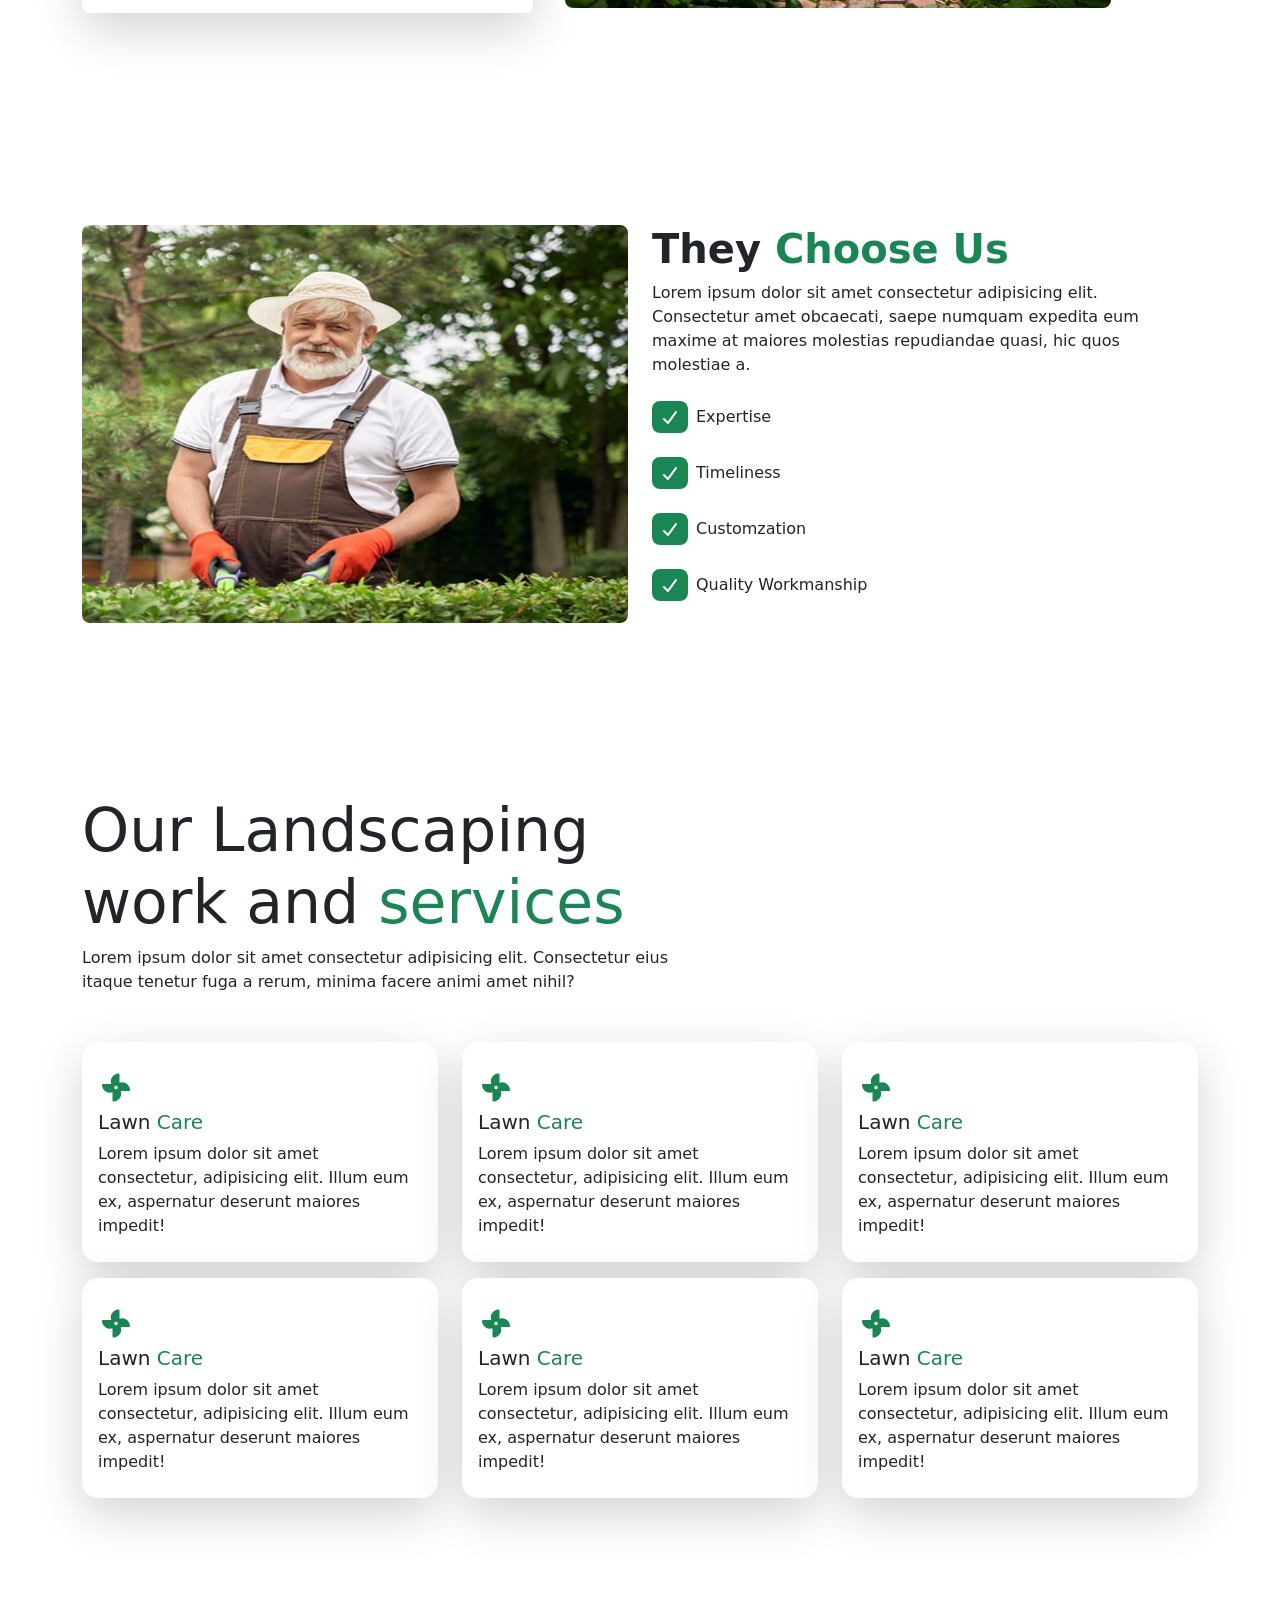
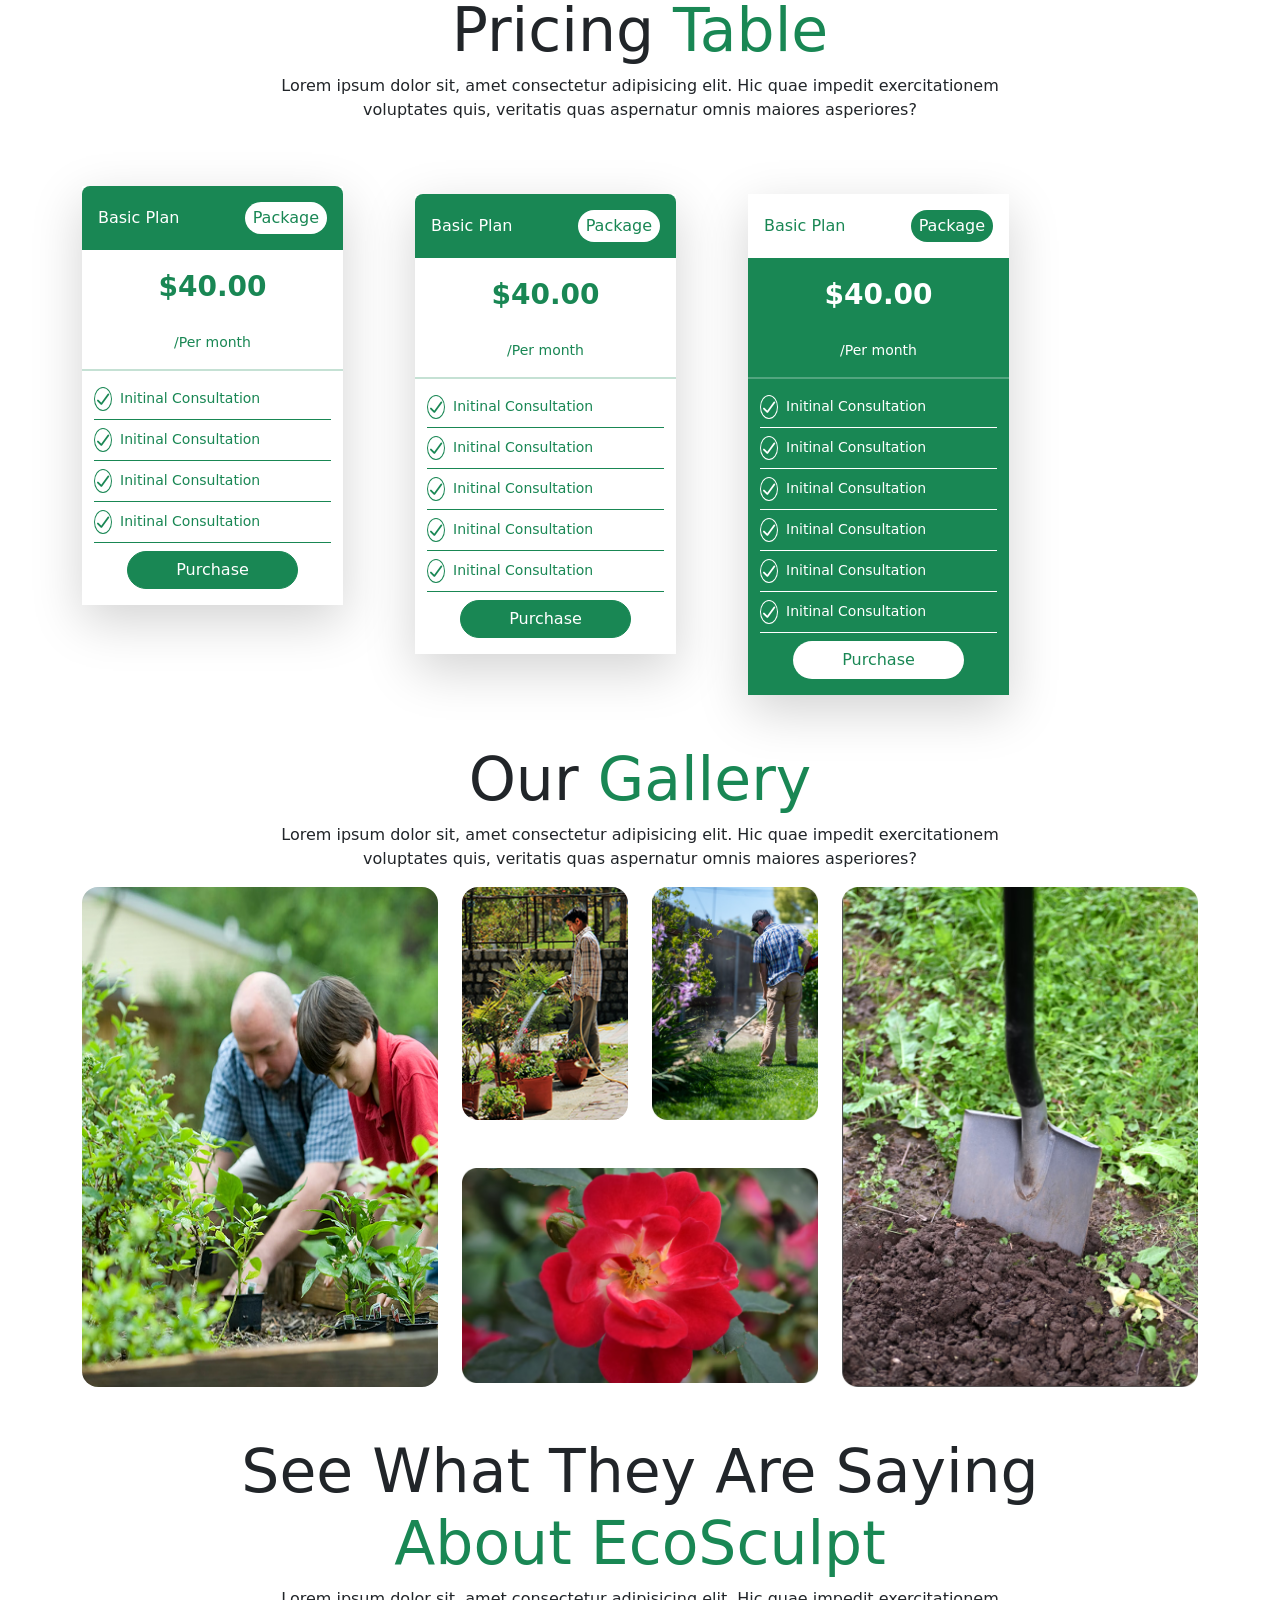
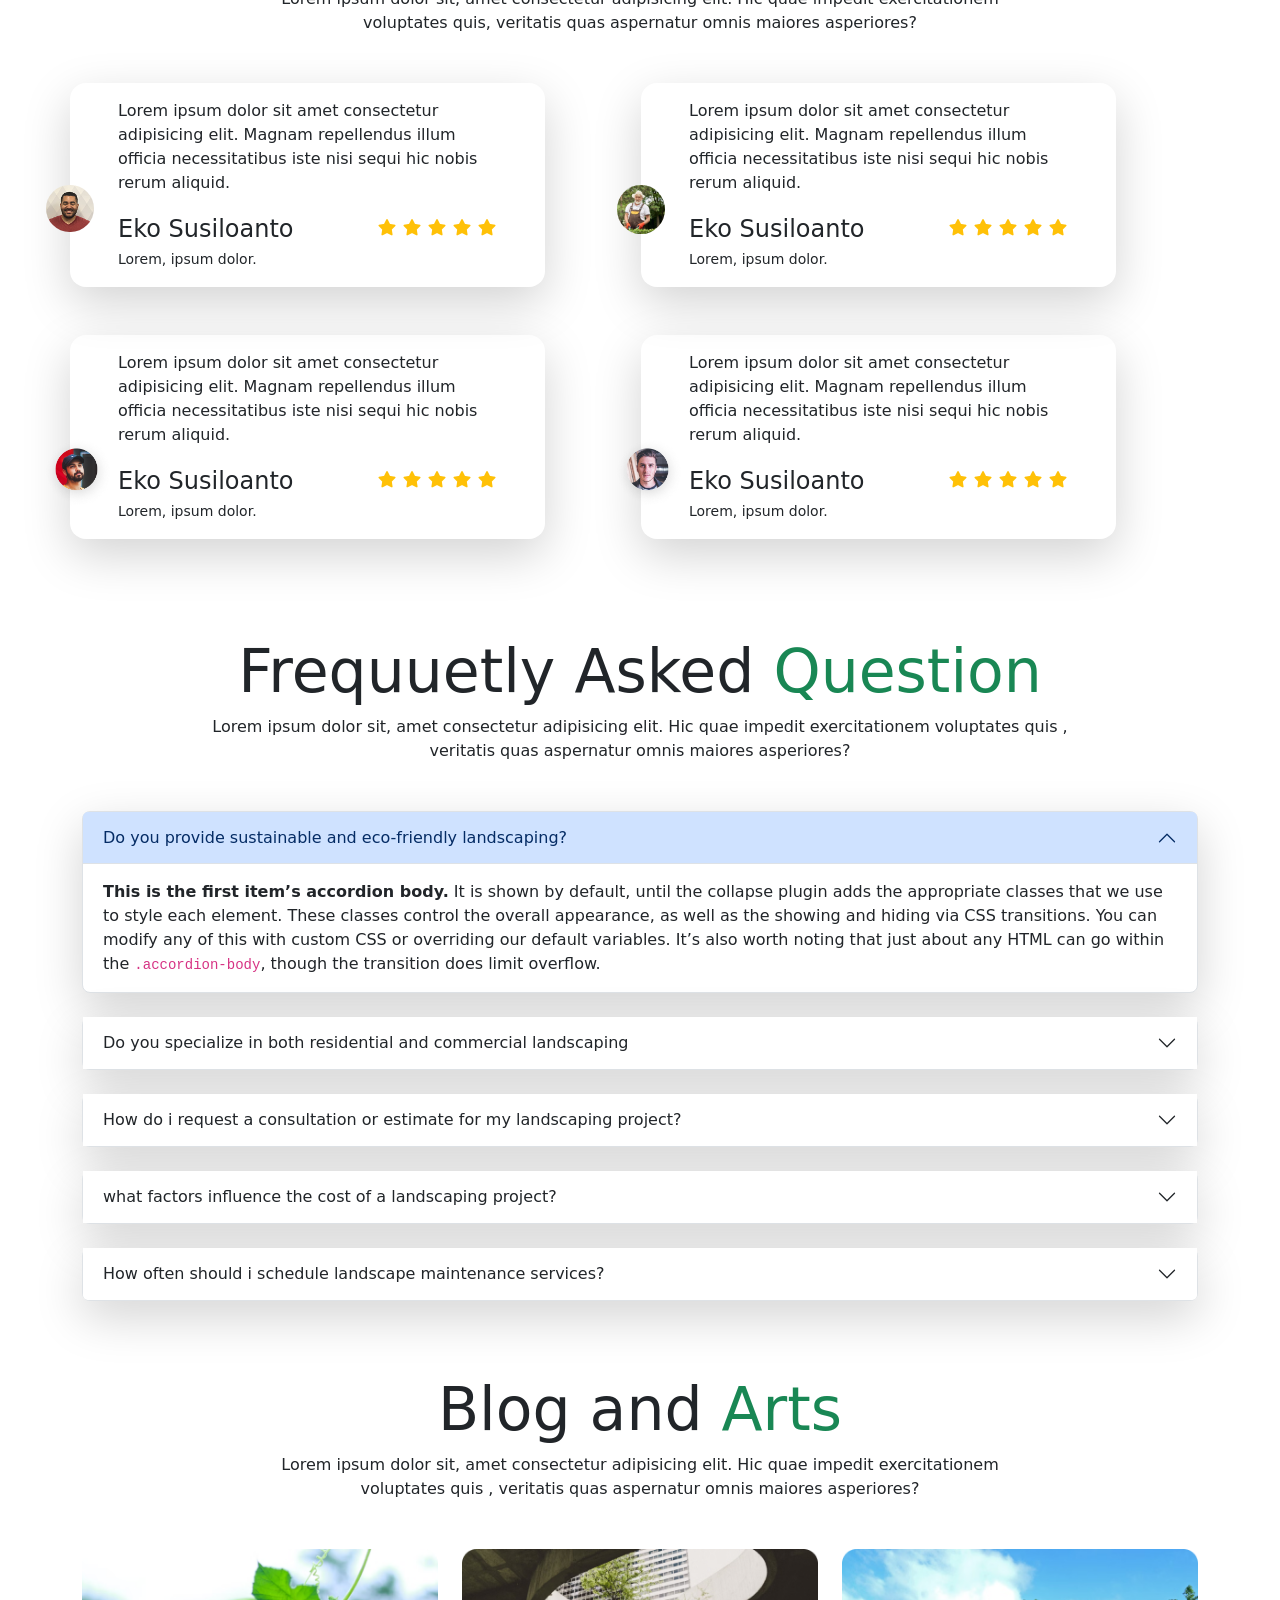
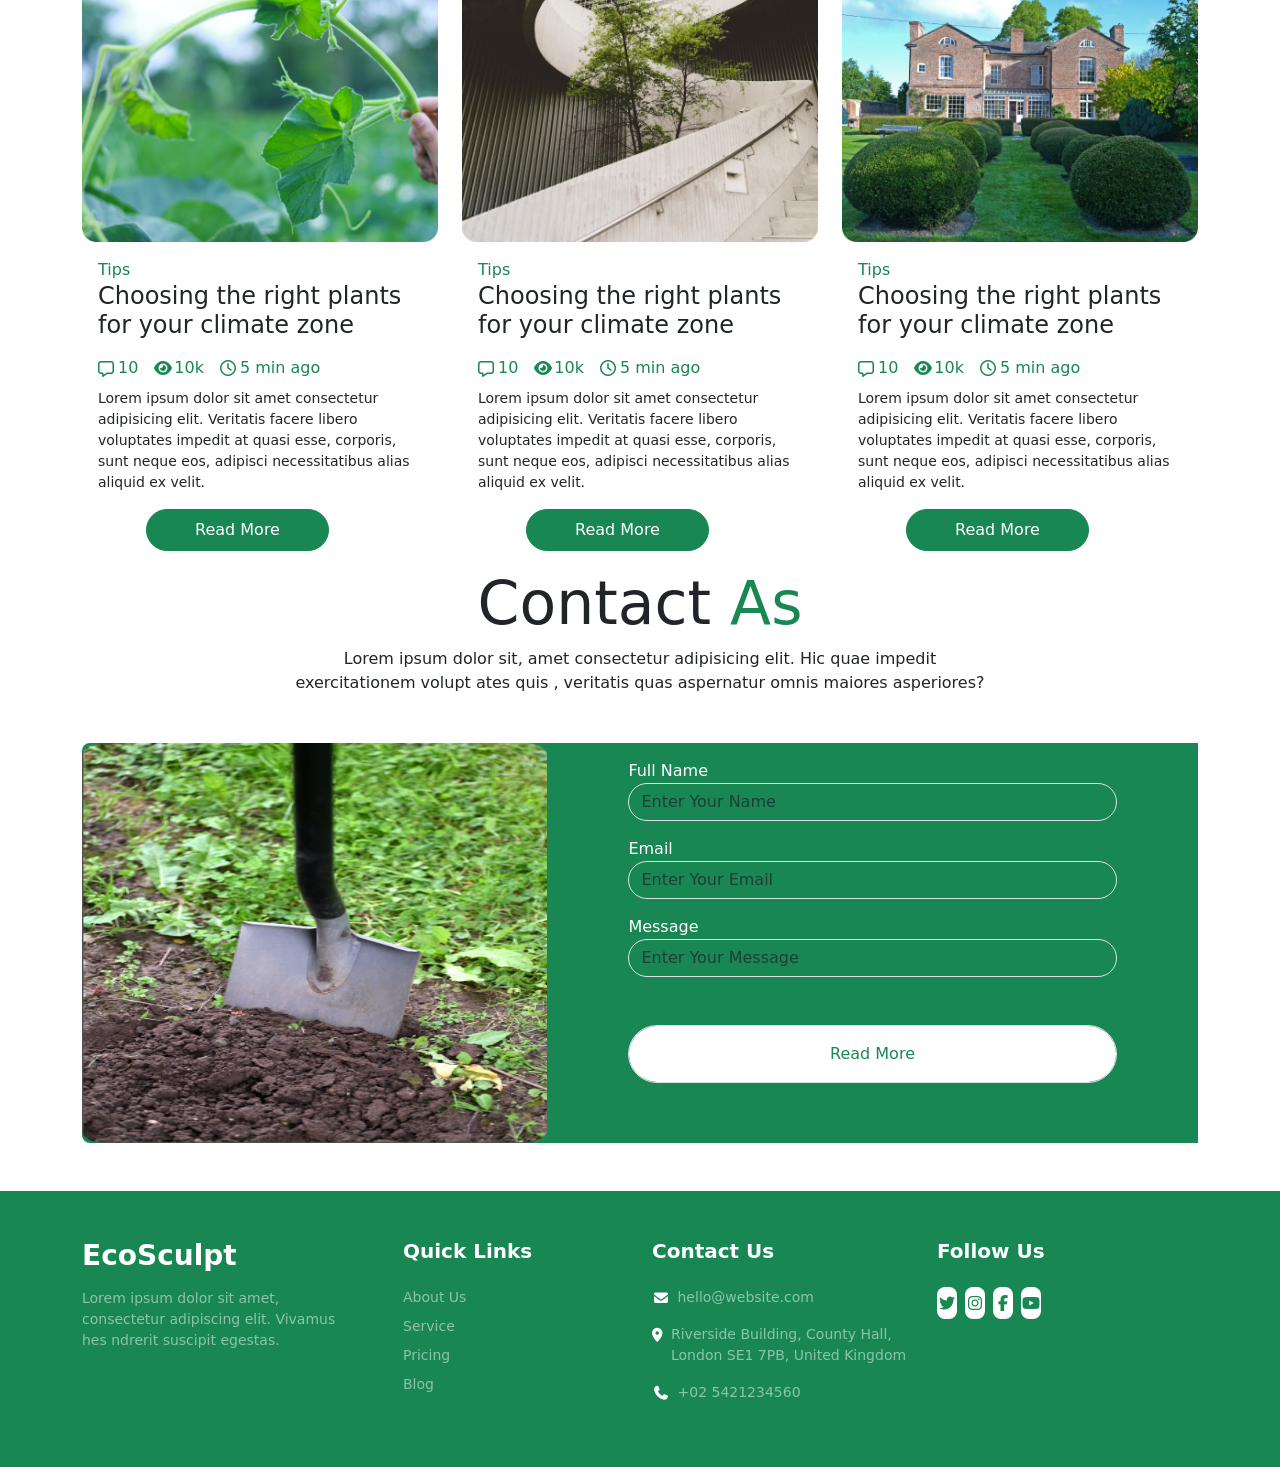
<file: assign-8-nti/index.html>
<!doctype html>
<html lang="en">
  <head>
    <meta charset="UTF-8" />
    <meta name="viewport" content="width=device-width, initial-scale=1.0" />
    <link rel="preconnect" href="https://fonts.googleapis.com" />
    <link rel="preconnect" href="https://fonts.gstatic.com" crossorigin />
    <link
      href="https://fonts.googleapis.com/css2?family=Exo:ital,wght@0,100..900;1,100..900&family=Roboto:ital,wght@0,100..900;1,100..900&display=swap"
      rel="stylesheet"
    />
    <link rel="stylesheet" href="css/all.min.css" />
    <link rel="stylesheet" href="css/bootstrap.min.css" />
    <link rel="stylesheet" href="css/style.css" />
  </head>
  <body>
    <nav
      class="navbar navbar-expand-lg navbar-light bg-transparent position-fixed w-100"
    >
      <div class="container">
        <a class="navbar-brand text-white fw-bold fs-3" href="#">EcoSculpt</a>
        <button
          class="navbar-toggler"
          type="button"
          data-bs-toggle="collapse"
          data-bs-target="#navbarSupportedContent"
          aria-controls="navbarSupportedContent"
          aria-expanded="false"
          aria-label="Toggle navigation"
        >
          <span class="navbar-toggler-icon"></span>
        </button>
        <div class="collapse navbar-collapse" id="navbarSupportedContent">
          <ul class="navbar-nav m-auto mb-2 mb-lg-0">
            <li class="nav-item">
              <a class="nav-link active text-white" aria-current="page" href="#"
                >Home</a
              >
            </li>
            <li class="nav-item">
              <a class="nav-link text-white" href="#">About As</a>
            </li>
            <li class="nav-item dropdown">
              <a
                class="nav-link dropdown-toggle text-white"
                href="#"
                role="button"
                data-bs-toggle="dropdown"
                aria-expanded="false"
              >
                Pages
              </a>
              <ul class="dropdown-menu">
                <li><a class="dropdown-item" href="#">Action</a></li>
                <li><a class="dropdown-item" href="#">Another action</a></li>
                <li><hr class="dropdown-divider" /></li>
                <li>
                  <a class="dropdown-item" href="#">Something else here</a>
                </li>
              </ul>
            </li>
          </ul>
          <form class="d-flex">
            <button
              class="btn bg-success text-white rounded-5 py-2 px-4 me-2"
              type="submit"
            >
              Login
            </button>
            <button
              class="btn bg-white rounded-5 py-2 px-4 text-success"
              type="submit"
            >
              Sign up
            </button>
          </form>
        </div>
      </div>
    </nav>

    <!-- section one -->
    <section class="hero py-5">
      <hr class="border border-1 border-white" />
      <div class="container text-center text-white">
        <h1 class="fs-8 fw-bold">
          Gardens of <br />
          Distinction
        </h1>
        <p class="text-white-50 pb-2">
          Lorem ipsum dolor sit, amet consectetur adipisicing elit. Doloremque,
          provident delectus <br />
          reprehenderit saepe eos nemo accusamus debitis veritatis labore,
          expedita
        </p>
        <button
          class="btn bg-success text-white rounded-5 py-3 px-4 me-2"
          type="submit"
        >
          Get Stsrted
        </button>
        <button
          class="btn bg-white rounded-5 py-3 px-4 text-success"
          type="submit"
        >
          Learn More
        </button>
        <div class="bg-white my-5 rounded-3 w-75 m-auto d-none d-md-block">
          <div class="row">
            <div class="col-3 border-0 border-end border-dark my-3">
              <p class="fs-2 text-black fw-bold mb-0">
                15<span class="text-success">+</span>
              </p>
              <span class="fs-6 text-black-50">Years Experience</span>
            </div>
            <div class="col-3 border-0 border-end border-dark my-3">
              <p class="fs-2 text-black fw-bold mb-0">
                10K<span class="text-success">+</span>
              </p>
              <span class="fs-6 text-black-50">Product</span>
            </div>
            <div class="col-3 border-0 border-end border-dark my-3">
              <p class="fs-2 text-black fw-bold mb-0">
                5K<span class="text-success">+</span>
              </p>
              <span class="fs-6 text-black-50">Satisfied Clients</span>
            </div>
            <div class="col-3 my-3">
              <p class="fs-2 text-black fw-bold mb-0">
                87<span class="text-success">+</span>
              </p>
              <span class="fs-6 text-black-50">Local Team Member</span>
            </div>
          </div>
        </div>
      </div>
    </section>

    <!-- section tow -->
    <section class="bg-white pt-5" id="sec-two">
      <div class="container">
        <h2 class="fs-60">
          Caring For Your
          <span class="text-success"
            >Private <br />
            Plants</span
          >
          , Our Expertise
        </h2>
        <p>
          Lorem, ipsum dolor sit amet consectetur adipisicing elit. Voluptatem
          similique id mollitia ab<br />
          voluptate inventore beatae voluptatum totam rerum alias?
        </p>
        <div class="row py-5">
          <div class="col-md-5 col-12">
            <div class="rounded-3 shadow-lg p-2">
              <i class="fa-solid fa-circle-notch fs-3 text-success"></i> <br />
              <h3>Our <span class="text-success">Mission</span></h3>
              <p>
                Lorem ipsum dolor sit amet consectetur adipisicing elit. Totam,
                laudantium. Facilis ad impedit labore exercitationem, corrupti
                sit sint perferendis dolore.
              </p>
            </div>
            <div class="my-5 rounded-3 shadow-lg p-2">
              <i class="fa-solid fa-circle-notch fs-3 text-success"></i> <br />
              <h3>Our <span class="text-success">Vision</span></h3>
              <p>
                Lorem ipsum dolor sit amet consectetur adipisicing elit. Totam,
                laudantium. Facilis ad impedit labore exercitationem, corrupti
                sit sint perferendis dolore.
              </p>
            </div>
          </div>
          <div class="col-md-6 col-12 ms-2">
            <img src="images/image 2.png" alt="" class="w-100 rounded-3 h-7" />
          </div>
        </div>
      </div>
    </section>

    <!-- section three -->
    <section>
      <div class="container">
        <div class="row">
          <div class="col-md-6 col-12">
            <img src="images/image 3.png" alt="" class="w-100 rounded-3 h-7" />
          </div>
          <div class="col-md-6 col-12">
            <h3 class="fw-bold fs-1">
              They <span class="text-success">Choose Us</span>
            </h3>
            <p>
              Lorem ipsum dolor sit amet consectetur adipisicing elit.
              Consectetur amet obcaecati, saepe numquam expedita eum maxime at
              maiores molestias repudiandae quasi, hic quos molestiae a.
            </p>
            <div class="d-flex align-items-center gap-2 my-4">
              <span
                class="d-flex justify-content-center align-items-center text-white bg-success rounded-3 p-2"
                ><i class="fa-solid fa-check"></i>
              </span>
              <span>Expertise</span>
            </div>
            <div class="d-flex align-items-center gap-2 my-4">
              <span
                class="d-flex justify-content-center align-items-center text-white bg-success rounded-3 p-2"
                ><i class="fa-solid fa-check"></i>
              </span>
              <span>Timeliness</span>
            </div>
            <div class="d-flex align-items-center gap-2 my-4">
              <span
                class="d-flex justify-content-center align-items-center text-white bg-success rounded-3 p-2"
                ><i class="fa-solid fa-check"></i>
              </span>
              <span>Customzation</span>
            </div>
            <div class="d-flex align-items-center gap-2 my-4">
              <span
                class="d-flex justify-content-center align-items-center text-white bg-success rounded-3 p-2"
                ><i class="fa-solid fa-check"></i>
              </span>
              <span>Quality Workmanship</span>
            </div>
          </div>
        </div>
      </div>
    </section>

    <!-- section four -->
    <section>
      <div class="container">
        <h2 class="fs-60">
          Our Landscaping <br />
          work and
          <span class="text-success">services</span>
        </h2>
        <p class="mb-5">
          Lorem ipsum dolor sit amet consectetur adipisicing elit. Consectetur
          eius <br />
          itaque tenetur fuga a rerum, minima facere animi amet nihil?
        </p>
        <div class="row g-4 mb-3">
          <div class="col-md-4">
            <div class="card card1 h-100 shadow-lg rounded-4 border-0">
              <div class="card-body py-4">
                <i class="fa-solid fa-fan text-success fs-3 py-2"></i>
                <h5 class="card-title">
                  Lawn <span class="text-success">Care</span>
                </h5>
                <p class="card-text">
                  Lorem ipsum dolor sit amet consectetur, adipisicing elit.
                  Illum eum ex, aspernatur deserunt maiores impedit!
                </p>
              </div>
            </div>
          </div>
          <div class="col-md-4">
            <div class="card card1 h-100 shadow-lg rounded-4 border-0">
              <div class="card-body py-4">
                <i class="fa-solid fa-fan text-success fs-3 py-2"></i>
                <h5 class="card-title">
                  Lawn <span class="text-success">Care</span>
                </h5>
                <p class="card-text">
                  Lorem ipsum dolor sit amet consectetur, adipisicing elit.
                  Illum eum ex, aspernatur deserunt maiores impedit!
                </p>
              </div>
            </div>
          </div>
          <div class="col-md-4">
            <div class="card card1 h-100 shadow-lg rounded-4 border-0">
              <div class="card-body py-4">
                <i class="fa-solid fa-fan text-success fs-3 py-2"></i>
                <h5 class="card-title">
                  Lawn <span class="text-success">Care</span>
                </h5>
                <p class="card-text">
                  Lorem ipsum dolor sit amet consectetur, adipisicing elit.
                  Illum eum ex, aspernatur deserunt maiores impedit!
                </p>
              </div>
            </div>
          </div>
        </div>
        <div class="row g-4 mb-5">
          <div class="col-md-4">
            <div class="card card1 h-100 shadow-lg rounded-4 border-0">
              <div class="card-body py-4">
                <i class="fa-solid fa-fan text-success fs-3 py-2"></i>
                <h5 class="card-title">
                  Lawn <span class="text-success">Care</span>
                </h5>
                <p class="card-text">
                  Lorem ipsum dolor sit amet consectetur, adipisicing elit.
                  Illum eum ex, aspernatur deserunt maiores impedit!
                </p>
              </div>
            </div>
          </div>
          <div class="col-md-4">
            <div class="card card1 h-100 shadow-lg rounded-4 border-0">
              <div class="card-body py-4">
                <i class="fa-solid fa-fan text-success fs-3 py-2"></i>
                <h5 class="card-title">
                  Lawn <span class="text-success">Care</span>
                </h5>
                <p class="card-text">
                  Lorem ipsum dolor sit amet consectetur, adipisicing elit.
                  Illum eum ex, aspernatur deserunt maiores impedit!
                </p>
              </div>
            </div>
          </div>
          <div class="col-md-4">
            <div class="card card1 h-100 shadow-lg rounded-4 border-0">
              <div class="card-body py-4">
                <i class="fa-solid fa-fan text-success fs-3 py-2"></i>
                <h5 class="card-title">
                  Lawn <span class="text-success">Care</span>
                </h5>
                <p class="card-text">
                  Lorem ipsum dolor sit amet consectetur, adipisicing elit.
                  Illum eum ex, aspernatur deserunt maiores impedit!
                </p>
              </div>
            </div>
          </div>
        </div>
      </div>
    </section>

    <!-- section five -->
    <section class="py-5">
      <div class="container">
        <h2 class="fs-60 text-center">
          Pricing <span class="text-success">Table</span>
        </h2>
        <p class="text-center">
          Lorem ipsum dolor sit, amet consectetur adipisicing elit. Hic quae
          impedit exercitationem <br />
          voluptates quis, veritatis quas aspernatur omnis maiores asperiores?
        </p>
        <div class="row pt-5">
          <div class="col-md-3 col-12 me-5">
            <div class="content shadow-lg">
              <div
                class="d-flex justify-content-between align-items-center bg-success p-3 rounded-top-3"
              >
                <span class="text-white">Basic Plan</span>
                <span class="text-success bg-white px-2 py-1 rounded-pill"
                  >Package</span
                >
              </div>
              <div class="py-3">
                <span
                  class="text-success fs-3 fw-bold d-flex justify-content-center"
                  >$40.00</span
                >
                <br />
                <span class="text-success fs-14 d-flex justify-content-center"
                  >/Per month</span
                >
                <hr class="border border-success" />
                <div class="container text-center">
                  <div
                    class="d-flex justify-content-start align-items-center border-bottom border-success border-1 pb-2"
                  >
                    <i
                      class="fa-solid fa-check text-success px-2 py-1 d-flex justify-content-center align-items-center border border-success rounded-circle fs-14"
                    ></i>
                    <span class="text-success fs-14 ms-2"
                      >Initinal Consultation</span
                    >
                  </div>
                  <div
                    class="d-flex justify-content-start align-items-center border-bottom border-success border-1 py-2"
                  >
                    <i
                      class="fa-solid fa-check text-success px-2 py-1 d-flex justify-content-center align-items-center border border-success rounded-circle fs-14"
                    ></i>
                    <span class="text-success fs-14 ms-2"
                      >Initinal Consultation</span
                    >
                  </div>
                  <div
                    class="d-flex justify-content-start align-items-center border-bottom border-success border-1 py-2"
                  >
                    <i
                      class="fa-solid fa-check text-success px-2 py-1 d-flex justify-content-center align-items-center border border-success rounded-circle fs-14"
                    ></i>
                    <span class="text-success fs-14 ms-2"
                      >Initinal Consultation</span
                    >
                  </div>
                  <div
                    class="d-flex justify-content-start align-items-center border-bottom border-success border-1 py-2"
                  >
                    <i
                      class="fa-solid fa-check text-success px-2 py-1 d-flex justify-content-center align-items-center border border-success rounded-circle fs-14"
                    ></i>
                    <span class="text-success fs-14 ms-2"
                      >Initinal Consultation</span
                    >
                  </div>
                  <button
                    type="button"
                    class="btn btn-success rounded-pill mt-2 px-5"
                    data-toggle="tooltip"
                    data-placement="top"
                    title=""
                  >
                    Purchase
                  </button>
                </div>
              </div>
            </div>
          </div>
          <div class="col-md-3 col-12 me-5 mt-2">
            <div class="content shadow-lg">
              <div
                class="d-flex justify-content-between align-items-center bg-success p-3 rounded-top-3"
              >
                <span class="text-white">Basic Plan</span>
                <span class="text-success bg-white px-2 py-1 rounded-pill"
                  >Package</span
                >
              </div>
              <div class="py-3">
                <span
                  class="text-success fs-3 fw-bold d-flex justify-content-center"
                  >$40.00</span
                >
                <br />
                <span class="text-success fs-14 d-flex justify-content-center"
                  >/Per month</span
                >
                <hr class="border border-success" />
                <div class="container text-center">
                  <div
                    class="d-flex justify-content-start align-items-center border-bottom border-success border-1 pb-2"
                  >
                    <i
                      class="fa-solid fa-check text-success px-2 py-1 d-flex justify-content-center align-items-center border border-success rounded-circle fs-14"
                    ></i>
                    <span class="text-success fs-14 ms-2"
                      >Initinal Consultation</span
                    >
                  </div>
                  <div
                    class="d-flex justify-content-start align-items-center border-bottom border-success border-1 py-2"
                  >
                    <i
                      class="fa-solid fa-check text-success px-2 py-1 d-flex justify-content-center align-items-center border border-success rounded-circle fs-14"
                    ></i>
                    <span class="text-success fs-14 ms-2"
                      >Initinal Consultation</span
                    >
                  </div>
                  <div
                    class="d-flex justify-content-start align-items-center border-bottom border-success border-1 py-2"
                  >
                    <i
                      class="fa-solid fa-check text-success px-2 py-1 d-flex justify-content-center align-items-center border border-success rounded-circle fs-14"
                    ></i>
                    <span class="text-success fs-14 ms-2"
                      >Initinal Consultation</span
                    >
                  </div>
                  <div
                    class="d-flex justify-content-start align-items-center border-bottom border-success border-1 py-2"
                  >
                    <i
                      class="fa-solid fa-check text-success px-2 py-1 d-flex justify-content-center align-items-center border border-success rounded-circle fs-14"
                    ></i>
                    <span class="text-success fs-14 ms-2"
                      >Initinal Consultation</span
                    >
                  </div>
                  <div
                    class="d-flex justify-content-start align-items-center border-bottom border-success border-1 py-2"
                  >
                    <i
                      class="fa-solid fa-check text-success px-2 py-1 d-flex justify-content-center align-items-center border border-success rounded-circle fs-14"
                    ></i>
                    <span class="text-success fs-14 ms-2"
                      >Initinal Consultation</span
                    >
                  </div>
                  <button
                    type="button"
                    class="btn btn-success rounded-pill mt-2 px-5"
                    data-toggle="tooltip"
                    data-placement="top"
                    title=""
                  >
                    Purchase
                  </button>
                </div>
              </div>
            </div>
          </div>
          <div class="col-md-3 col-12 mt-2">
            <div class="content shadow-lg">
              <div
                class="d-flex justify-content-between align-items-center p-3 rounded-top-3"
              >
                <span class="text-success bg-white">Basic Plan</span>
                <span class="text-white bg-success px-2 py-1 rounded-pill"
                  >Package</span
                >
              </div>
              <div class="py-3 bg-success text-white">
                <span class="fs-3 fw-bold d-flex justify-content-center"
                  >$40.00</span
                >
                <br />
                <span class="fs-14 d-flex justify-content-center"
                  >/Per month</span
                >
                <hr class="border border-white" />
                <div class="container text-center">
                  <div
                    class="d-flex justify-content-start align-items-center border-bottom border-white border-1 pb-2"
                  >
                    <i
                      class="fa-solid fa-check px-2 py-1 d-flex justify-content-center align-items-center border border-white rounded-circle fs-14"
                    ></i>
                    <span class="fs-14 ms-2">Initinal Consultation</span>
                  </div>
                  <div
                    class="d-flex justify-content-start align-items-center border-bottom border-white border-1 py-2"
                  >
                    <i
                      class="fa-solid fa-check px-2 py-1 d-flex justify-content-center align-items-center border border-white rounded-circle fs-14"
                    ></i>
                    <span class="fs-14 ms-2">Initinal Consultation</span>
                  </div>
                  <div
                    class="d-flex justify-content-start align-items-center border-bottom border-white border-1 py-2"
                  >
                    <i
                      class="fa-solid fa-check px-2 py-1 d-flex justify-content-center align-items-center border border-white rounded-circle fs-14"
                    ></i>
                    <span class="fs-14 ms-2">Initinal Consultation</span>
                  </div>
                  <div
                    class="d-flex justify-content-start align-items-center border-bottom border-white border-1 py-2"
                  >
                    <i
                      class="fa-solid fa-check px-2 py-1 d-flex justify-content-center align-items-center border border-white rounded-circle fs-14"
                    ></i>
                    <span class="fs-14 ms-2">Initinal Consultation</span>
                  </div>
                  <div
                    class="d-flex justify-content-start align-items-center border-bottom border-white border-1 py-2"
                  >
                    <i
                      class="fa-solid fa-check px-2 py-1 d-flex justify-content-center align-items-center border border-white rounded-circle fs-14"
                    ></i>
                    <span class="fs-14 ms-2">Initinal Consultation</span>
                  </div>
                  <div
                    class="d-flex justify-content-start align-items-center border-bottom border-white border-1 py-2"
                  >
                    <i
                      class="fa-solid fa-check px-2 py-1 d-flex justify-content-center align-items-center border border-white rounded-circle fs-14"
                    ></i>
                    <span class="fs-14 ms-2">Initinal Consultation</span>
                  </div>

                  <button
                    type="button"
                    class="btn bg-white text-success rounded-pill mt-2 px-5"
                    data-toggle="tooltip"
                    data-placement="top"
                    title=""
                  >
                    Purchase
                  </button>
                </div>
              </div>
            </div>
          </div>
        </div>
      </div>
    </section>

    <!-- section six -->
    <section>
      <div class="container">
        <h2 class="fs-60 text-center">
          Our <span class="text-success">Gallery</span>
        </h2>
        <p class="text-center">
          Lorem ipsum dolor sit, amet consectetur adipisicing elit. Hic quae
          impedit exercitationem <br />
          voluptates quis, veritatis quas aspernatur omnis maiores asperiores?
        </p>
        <div class="row">
          <div class="col-md-4 col-6">
            <img
              src="images/image 27.png"
              alt=""
              class="w-100 h-500px rounded-4"
            />
          </div>
          <div class="col-4 d-md-block d-none">
            <div class="row mb-5">
              <div class="col-6">
                <img src="images/image 26.png" alt="" class="w-100 rounded-4" />
              </div>
              <div class="col-6">
                <img
                  src="images/Image Placeholder (1).png"
                  alt=""
                  class="w-100"
                />
              </div>
            </div>
            <div claas="row">
              <div class="col-12">
                <img
                  src="images/image/Image Placeholder (1).png"
                  alt=""
                  class="w-100"
                />
              </div>
            </div>
          </div>
          <div class="col-md-4 col-6">
            <img
              src="images/Image Placeholder (3).png"
              alt=""
              class="w-100 h-500px"
            />
          </div>
        </div>
      </div>
    </section>

    <!-- section seven -->
    <section class="py-5">
      <div class="container">
        <h2 class="fs-60 text-center">
          See What They Are Saying <br /><span class="text-success"
            >About EcoSculpt</span
          >
        </h2>
        <p class="text-center mb-5">
          Lorem ipsum dolor sit, amet consectetur adipisicing elit. Hic quae
          impedit exercitationem <br />
          voluptates quis, veritatis quas aspernatur omnis maiores asperiores?
        </p>
        <div class="row">
          <div
            class="desc col-md-5 col-10 shadow-lg px-5 py-3 rounded-4 position-relative me-md-5"
          >
            <p>
              Lorem ipsum dolor sit amet consectetur adipisicing elit. Magnam
              repellendus illum officia necessitatibus iste nisi sequi hic nobis
              rerum aliquid.
            </p>
            <div class="d-flex align-items-center justify-content-between">
              <span class="fw-medium fs-4">Eko Susiloanto</span>
              <div>
                <i class="fa-solid fa-star text-warning"></i>
                <i class="fa-solid fa-star text-warning"></i>
                <i class="fa-solid fa-star text-warning"></i>
                <i class="fa-solid fa-star text-warning"></i>
                <i class="fa-solid fa-star text-warning"></i>
              </div>
            </div>
            <span class="fs-14">Lorem, ipsum dolor.</span> <br />
            <img
              src="images/image 19.png"
              alt=""
              class="w-10 rounded-circle position-absolute top-50 left-5"
            />
          </div>
          <div
            class="desc col-md-5 col-10 shadow-lg px-5 py-3 rounded-4 position-relative ms-md-5"
          >
            <p>
              Lorem ipsum dolor sit amet consectetur adipisicing elit. Magnam
              repellendus illum officia necessitatibus iste nisi sequi hic nobis
              rerum aliquid.
            </p>
            <div class="d-flex align-items-center justify-content-between">
              <span class="fw-medium fs-4">Eko Susiloanto</span>
              <div>
                <i class="fa-solid fa-star text-warning"></i>
                <i class="fa-solid fa-star text-warning"></i>
                <i class="fa-solid fa-star text-warning"></i>
                <i class="fa-solid fa-star text-warning"></i>
                <i class="fa-solid fa-star text-warning"></i>
              </div>
            </div>
            <span class="fs-14">Lorem, ipsum dolor.</span> <br />
            <img
              src="images/image 3.png"
              alt=""
              class="w-10 rounded-circle position-absolute top-50 left-5"
            />
          </div>
        </div>
        <div class="row mt-md-5">
          <div
            class="desc col-md-5 col-10 shadow-lg px-5 py-3 rounded-4 position-relative me-md-5"
          >
            <p>
              Lorem ipsum dolor sit amet consectetur adipisicing elit. Magnam
              repellendus illum officia necessitatibus iste nisi sequi hic nobis
              rerum aliquid.
            </p>
            <div class="d-flex align-items-center justify-content-between">
              <span class="fw-medium fs-4">Eko Susiloanto</span>
              <div>
                <i class="fa-solid fa-star text-warning"></i>
                <i class="fa-solid fa-star text-warning"></i>
                <i class="fa-solid fa-star text-warning"></i>
                <i class="fa-solid fa-star text-warning"></i>
                <i class="fa-solid fa-star text-warning"></i>
              </div>
            </div>
            <span class="fs-14">Lorem, ipsum dolor.</span> <br />
            <img
              src="images/(4).png"
              alt=""
              class="w-15 rounded-circle position-absolute top-50 left-6"
            />
          </div>
          <div
            class="desc col-md-5 col-10 shadow-lg px-5 py-3 rounded-4 position-relative ms-md-5"
          >
            <p>
              Lorem ipsum dolor sit amet consectetur adipisicing elit. Magnam
              repellendus illum officia necessitatibus iste nisi sequi hic nobis
              rerum aliquid.
            </p>
            <div class="d-flex align-items-center justify-content-between">
              <span class="fw-medium fs-4">Eko Susiloanto</span>
              <div>
                <i class="fa-solid fa-star text-warning"></i>
                <i class="fa-solid fa-star text-warning"></i>
                <i class="fa-solid fa-star text-warning"></i>
                <i class="fa-solid fa-star text-warning"></i>
                <i class="fa-solid fa-star text-warning"></i>
              </div>
            </div>
            <span class="fs-14">Lorem, ipsum dolor.</span> <br />
            <img
              src="images/Image Placeholder (2).png"
              alt=""
              class="w-15 rounded-circle position-absolute top-50 left-6"
            />
          </div>
        </div>
      </div>
    </section>

    <!-- section 8 -->
    <section class="py-5">
      <div class="container">
        <h2 class="fs-60 text-center">
          Frequuetly Asked<span class="text-success"> Question</span>
        </h2>
        <p class="text-center mb-5">
          Lorem ipsum dolor sit, amet consectetur adipisicing elit. Hic quae
          impedit exercitationem voluptates quis , <br />
          veritatis quas aspernatur omnis maiores asperiores?
        </p>

        <div class="accordion" id="accordionExample">
          <div class="accordion-item mb-4 shadow-lg rounded-3">
            <h2 class="accordion-header">
              <button
                class="accordion-button"
                type="button"
                data-bs-toggle="collapse"
                data-bs-target="#collapseOne"
                aria-expanded="true"
                aria-controls="collapseOne"
              >
                Do you provide sustainable and eco-friendly landscaping?
              </button>
            </h2>
            <div
              id="collapseOne"
              class="accordion-collapse collapse show"
              data-bs-parent="#accordionExample"
            >
              <div class="accordion-body">
                <strong>This is the first item’s accordion body.</strong> It is
                shown by default, until the collapse plugin adds the appropriate
                classes that we use to style each element. These classes control
                the overall appearance, as well as the showing and hiding via
                CSS transitions. You can modify any of this with custom CSS or
                overriding our default variables. It’s also worth noting that
                just about any HTML can go within the
                <code>.accordion-body</code>, though the transition does limit
                overflow.
              </div>
            </div>
          </div>
          <div class="accordion-item mb-4 shadow-lg rounded-3">
            <h2 class="accordion-header">
              <button
                class="accordion-button collapsed"
                type="button"
                data-bs-toggle="collapse"
                data-bs-target="#collapseTwo"
                aria-expanded="false"
                aria-controls="collapseTwo"
              >
                Do you specialize in both residential and commercial landscaping
              </button>
            </h2>
            <div
              id="collapseTwo"
              class="accordion-collapse collapse"
              data-bs-parent="#accordionExample"
            >
              <div class="accordion-body">
                <strong>This is the second item’s accordion body.</strong> It is
                hidden by default, until the collapse plugin adds the
                appropriate classes that we use to style each element. These
                classes control the overall appearance, as well as the showing
                and hiding via CSS transitions. You can modify any of this with
                custom CSS or overriding our default variables. It’s also worth
                noting that just about any HTML can go within the
                <code>.accordion-body</code>, though the transition does limit
                overflow.
              </div>
            </div>
          </div>
          <div class="accordion-item mb-4 shadow-lg rounded-3">
            <h2 class="accordion-header">
              <button
                class="accordion-button collapsed"
                type="button"
                data-bs-toggle="collapse"
                data-bs-target="#collapseThree"
                aria-expanded="false"
                aria-controls="collapseThree"
              >
                How do i request a consultation or estimate for my landscaping
                project?
              </button>
            </h2>
            <div
              id="collapseThree"
              class="accordion-collapse collapse"
              data-bs-parent="#accordionExample"
            >
              <div class="accordion-body">
                <strong>This is the third item’s accordion body.</strong> It is
                hidden by default, until the collapse plugin adds the
                appropriate classes that we use to style each element. These
                classes control the overall appearance, as well as the showing
                and hiding via CSS transitions. You can modify any of this with
                custom CSS or overriding our default variables. It’s also worth
                noting that just about any HTML can go within the
                <code>.accordion-body</code>, though the transition does limit
                overflow.
              </div>
            </div>
          </div>
          <div class="accordion-item mb-4 shadow-lg rounded-3">
            <h2 class="accordion-header">
              <button
                class="accordion-button collapsed"
                type="button"
                data-bs-toggle="collapse"
                data-bs-target="#collapseFour"
                aria-expanded="false"
                aria-controls="collapseFour"
              >
                what factors influence the cost of a landscaping project?
              </button>
            </h2>
            <div
              id="collapseFour"
              class="accordion-collapse collapse"
              data-bs-parent="#accordionExample"
            >
              <div class="accordion-body">
                <strong>This is the third item’s accordion body.</strong> It is
                hidden by default, until the collapse plugin adds the
                appropriate classes that we use to style each element. These
                classes control the overall appearance, as well as the showing
                and hiding via CSS transitions. You can modify any of this with
                custom CSS or overriding our default variables. It’s also worth
                noting that just about any HTML can go within the
                <code>.accordion-body</code>, though the transition does limit
                overflow.
              </div>
            </div>
          </div>
          <div class="accordion-item mb-4 shadow-lg rounded-3">
            <h2 class="accordion-header">
              <button
                class="accordion-button collapsed"
                type="button"
                data-bs-toggle="collapse"
                data-bs-target="#collapseFive"
                aria-expanded="false"
                aria-controls="collapseFive"
              >
                How often should i schedule landscape maintenance services?
              </button>
            </h2>
            <div
              id="collapseFive"
              class="accordion-collapse collapse"
              data-bs-parent="#accordionExample"
            >
              <div class="accordion-body">
                <strong>This is the third item’s accordion body.</strong> It is
                hidden by default, until the collapse plugin adds the
                appropriate classes that we use to style each element. These
                classes control the overall appearance, as well as the showing
                and hiding via CSS transitions. You can modify any of this with
                custom CSS or overriding our default variables. It’s also worth
                noting that just about any HTML can go within the
                <code>.accordion-body</code>, though the transition does limit
                overflow.
              </div>
            </div>
          </div>
        </div>
      </div>
    </section>

    <!-- section 9 -->
    <section>
      <h2 class="fs-60 text-center">
        Blog and <span class="text-success">Arts</span>
      </h2>
      <p class="text-center mb-5">
        Lorem ipsum dolor sit, amet consectetur adipisicing elit. Hic quae
        impedit exercitationem <br />voluptates quis , veritatis quas aspernatur
        omnis maiores asperiores?
      </p>
      <div class="container">
        <div class="row">
          <div class="col-md-4 col-12">
            <div class="card card2">
              <img
                src="images/Articles.png"
                class="card-img-top"
                alt="Articles"
                class="w-100"
              />
              <div class="card-body">
                <span class="text-success">Tips</span>
                <h5 class="card-title fw-medium h4">
                  Choosing the right plants for your climate zone
                </h5>
                <div class="d-flex align-items-center text-success py-2">
                  <i class="fa-regular fa-message pe-1"></i>
                  <span class="pe-3">10</span>
                  <i class="fa-solid fa-eye pe-1"></i>
                  <span class="pe-3">10k</span>
                  <i class="fa-regular fa-clock pe-1"></i>
                  <span class="pe-3">5 min ago</span>
                </div>
                <p class="card-text fs-14">
                  Lorem ipsum dolor sit amet consectetur adipisicing elit.
                  Veritatis facere libero voluptates impedit at quasi esse,
                  corporis, sunt neque eos, adipisci necessitatibus alias
                  aliquid ex velit.
                </p>
                <a href="#" class="btn btn-success rounded-pill px-5 py-2 ms-5"
                  >Read More</a
                >
              </div>
            </div>
          </div>
          <div class="col-md-4 col-12">
            <div class="card card2">
              <img src="images/Articles (1).png" alt="Articles" class="w-100" />
              <div class="card-body">
                <span class="text-success">Tips</span>
                <h5 class="card-title fw-medium h4">
                  Choosing the right plants for your climate zone
                </h5>
                <div class="d-flex align-items-center text-success py-2">
                  <i class="fa-regular fa-message pe-1"></i>
                  <span class="pe-3">10</span>
                  <i class="fa-solid fa-eye pe-1"></i>
                  <span class="pe-3">10k</span>
                  <i class="fa-regular fa-clock pe-1"></i>
                  <span class="pe-3">5 min ago</span>
                </div>
                <p class="card-text fs-14">
                  Lorem ipsum dolor sit amet consectetur adipisicing elit.
                  Veritatis facere libero voluptates impedit at quasi esse,
                  corporis, sunt neque eos, adipisci necessitatibus alias
                  aliquid ex velit.
                </p>
                <a href="#" class="btn btn-success rounded-pill px-5 py-2 ms-5"
                  >Read More</a
                >
              </div>
            </div>
          </div>
          <div class="col-md-4 col-12">
            <div class="card card2">
              <img
                src="images/Articles (2).png"
                class="card-img-top"
                alt="Articles"
                class="w-100"
              />
              <div class="card-body">
                <span class="text-success">Tips</span>
                <h5 class="card-title fw-medium h4">
                  Choosing the right plants for your climate zone
                </h5>
                <div class="d-flex align-items-center text-success py-2">
                  <i class="fa-regular fa-message pe-1"></i>
                  <span class="pe-3">10</span>
                  <i class="fa-solid fa-eye pe-1"></i>
                  <span class="pe-3">10k</span>
                  <i class="fa-regular fa-clock pe-1"></i>
                  <span class="pe-3">5 min ago</span>
                </div>
                <p class="card-text fs-14">
                  Lorem ipsum dolor sit amet consectetur adipisicing elit.
                  Veritatis facere libero voluptates impedit at quasi esse,
                  corporis, sunt neque eos, adipisci necessitatibus alias
                  aliquid ex velit.
                </p>
                <a href="#" class="btn btn-success rounded-pill px-5 py-2 ms-5"
                  >Read More</a
                >
              </div>
            </div>
          </div>
        </div>
      </div>
    </section>

    <!-- section 10 -->
    <section class="pb-5">
      <h2 class="fs-60 text-center">
        Contact <span class="text-success">As</span>
      </h2>
      <p class="text-center mb-5">
        Lorem ipsum dolor sit, amet consectetur adipisicing elit. Hic quae
        impedit<br />
        exercitationem volupt ates quis , veritatis quas aspernatur omnis
        maiores asperiores?
      </p>
      <div class="container">
        <div class="row g-0">
          <div class="col-md-5 col-12 bg-success rounded-0 rounded-start-3">
            <img
              src="images/Image Placeholder (3).png"
              class="w-100 h-400px"
              alt=""
            />
          </div>
          <div class="col-md-7 col-12 bg-success">
            <form class="w-75 m-auto text-white">
              <label for="fullName" class="mt-3">Full Name</label> <br />
              <input
                type="text"
                class="form-control rounded-pill bg-success"
                id="fullName"
                placeholder="Enter Your Name"
              />
              <label for="email" class="mt-3">Email</label> <br />
              <input
                type="email"
                class="form-control rounded-pill bg-success"
                id="email"
                placeholder="Enter Your Email"
              />
              <label for="mess" class="mt-3">Message</label> <br />
              <input
                type="text"
                class="form-control rounded-pill bg-success"
                id="mess"
                placeholder="Enter Your Message"
              />
              <button
                class="text-success form-control mt-5 rounded-pill fw-medium py-3"
              >
                Read More
              </button>
            </form>
          </div>
        </div>
      </div>
    </section>

    <!-- footer -->
    <footer class="py-5 text-white bg-success">
      <div class="container">
        <div class="row g-4">
          <div class="col-lg-3 col-md-6">
            <h2 class="fw-bold mb-3 fs-3">EcoSculpt</h2>
            <p class="text-white-50 fs-14">
              Lorem ipsum dolor sit amet, consectetur adipiscing elit. Vivamus
              hes ndrerit suscipit egestas.
            </p>
          </div>

          <div class="col-lg-3 col-md-6 ps-lg-5">
            <h5 class="fw-bold mb-4">Quick Links</h5>
            <ul
              class="list-unstyled d-flex flex-column gap-2 fs-14"
            >
              <li>
                <a href="#" class="text-white-50 text-decoration-none"
                  >About Us</a
                >
              </li>
              <li>
                <a href="#" class="text-white-50 text-decoration-none"
                  >Service</a
                >
              </li>
              <li>
                <a href="#" class="text-white-50 text-decoration-none"
                  >Pricing</a
                >
              </li>
              <li>
                <a href="#" class="text-white-50 text-decoration-none">Blog</a>
              </li>
            </ul>
          </div>

          <div class="col-lg-3 col-md-6">
            <h5 class="fw-bold mb-4">Contact Us</h5>
            <ul
              class="list-unstyled d-flex flex-column gap-3 fs-14"
            >
              <li class="text-white-50 d-flex align-items-start gap-2">
                <i class="fa-solid fa-envelope text-white mt-1"></i>
                <span>hello@website.com</span>
              </li>
              <li class="text-white-50 d-flex align-items-start gap-2">
                <i class="fa-solid fa-location-dot text-white mt-1"></i>
                <span
                  >Riverside Building, County Hall, London SE1 7PB, United
                  Kingdom</span
                >
              </li>
              <li class="text-white-50 d-flex align-items-start gap-2">
                <i class="fa-solid fa-phone text-white mt-1"></i>
                <span>+02 5421234560</span>
              </li>
            </ul>
          </div>

          <div class="col-lg-3 col-md-6">
            <h5 class="fw-bold mb-4">Follow Us</h5>
            <div class="d-flex gap-2">
              <a
                href="#"
                class="bg-white text-success rounded-3 d-flex align-items-center justify-content-center text-decoration-none"    
              >
                <i class="fa-brands fa-twitter p-2 d-flex justify-content-center align-items-center"></i>
              </a>
              <a
                href="#"
                class="bg-white text-success rounded-3 d-flex align-items-center justify-content-center text-decoration-none"
              >
                <i class="fa-brands fa-instagram p-2 d-flex justify-content-center align-items-center"></i>
              </a>
              <a
                href="#"
                class="bg-white text-success rounded-3 d-flex align-items-center justify-content-center text-decoration-none"
              >
                <i class="fa-brands fa-facebook-f p-2 d-flex justify-content-center align-items-center"></i>
              </a>
              <a
                href="#"
                class="bg-white text-success rounded-3 d-flex align-items-center justify-content-center text-decoration-none"
              >
                <i class="fa-brands fa-youtube p-2 d-flex justify-content-center align-items-center"></i>
              </a>
            </div>
          </div>
        </div>
      </div>
    </footer>

    <script src="js/bootstrap.bundle.min.js"></script>
  </body>
</html>
</file>
<file: assign-2-nti/css/style.css>
*{
    box-sizing: border-box;
}
body{
    background-color: blueviolet;
}
.container{
    width:70%;
    margin:auto;

}
.my-div{
    background-color: #00ffff9d;
    width:50%;
    display: inline-block;
    padding-top: 30px;
    padding-bottom: 20%;
    padding-inline: 40px;
    vertical-align: top;
    font-size: 1.1rem;
}
.my-div h1{
    text-align: center;
    color:rgb(255, 255, 255);
}
.my-div p{
    text-align: center;
    color:rgba(255, 255, 255, 0.704);
}
form{
    width:50%;
    display: inline-block;
    background-color: white;
    padding-bottom:30px;
    padding-left:40px;
}
form h1{
    text-align: center;
}
/* form button{
    text-align: center;
} */
form .format{
    width:80%;
    padding:10px;
    margin:5px;
    background-color: lightgray;
    border:none;
}
button{
    background-color: #00ffff9d;
    padding-inline:30px;
    padding-block: 10px;
    border-radius: 15px;
    border:none;
    color:white;
    margin-left: 35%;
}
</file>
<file: assign-3-nti/css/style.css>
*{
    box-sizing: border-box;
}
body{
    background-color: blueviolet;
}
.container{
    width:70%;
    margin:auto;

}
.my-div{
    background-color: #00ffff9d;
    width:50%;
    display: inline-block;
    padding-top: 30px;
    padding-bottom: 20%;
    padding-inline: 40px;
    vertical-align: top;
    font-size: 1.1rem;
}
.my-div h1{
    text-align: center;
    color:rgb(255, 255, 255);
}
.my-div p{
    text-align: center;
    color:rgba(255, 255, 255, 0.704);
}
form{
    width:50%;
    display: inline-block;
    background-color: white;
    padding-bottom:30px;
    padding-left:40px;
}
form h1{
    text-align: center;
}
/* form button{
    text-align: center;
} */
form .format{
    width:80%;
    padding:10px;
    margin:5px;
    background-color: lightgray;
    border:none;
}
button{
    background-color: #00ffff9d;
    padding-inline:30px;
    padding-block: 10px;
    border-radius: 15px;
    border:none;
    color:white;
    margin-left: 35%;
}
* {
  margin: 0;
  padding: 0;
  box-sizing: border-box;
  font-family: "Exo", sans-serif;
}
ul {
  list-style: none;
  width: 40%;
}
a {
  color: inherit;
  text-decoration: none;
}


.w-100 {
  width: 100%;
}
.w-50 {
  width: 50%;
}
.w-40 {
  width: 40%;
}
.w-30 {
  width: 30%;
}
.w-20 {
  width: 20%;
}
.w-10 {
  width: 10%;
}
.w-1{
  width: 1%;
}

.float-left {
  float: left;
}
.float-right {
  float: right;
}
.clear-fix {
  clear: both;
}
.d-inline-block {
  display: inline-block;
}


.margin {
  margin-left: 10px;
}
.mr-5 {
  margin-right: 200px;
}
.mr-4 {
  margin-right: 150px;
}
.mr-3 {
  margin-right: 30px;
}
.mr-1 {
  margin-right: 10px;
}
.mt-1 {
  margin-top: 10px;
}
.mb-2 {
  margin-bottom: 20px;
}


.pt-1 {
  padding-top: 10px;
}
.pt-2 {
  padding-top: 20px;
}
.pt-3{
  padding-top: 30px;
}
.pt-5 {
  padding-top: 50px;
}
.pt-7 {
  padding-top: 70px;
}
.pb-5 {
  padding-bottom: 50px;
}


.fs-55 {
  font-size: 55px;
}
.fs-35 {
  font-size: 35px;
}
.fs-25 {
  font-size: 25px;
}
.fs-14 {
  font-size: 14px;
}
.fs-12 {
  font-size: 12px;
}

.fw-bold{
   font-weight:900;
}

.bg-success {
  background-color: rgb(98, 185, 101);
}
.bg-danger{
  background-color: red;
}
.bg-white {
  background-color: white;
}
.bg-lightgray{
  background-color: rgba(211, 211, 211, 0.101);
}


.text-success {
  color: rgb(98, 185, 101);
}
.text-white {
  color: white;
}
.text-LDark {
  color: rgba(0, 0, 0, 0.445);
}

.text-center{
   text-align: center;
}
.m-auto{
   margin:auto;
}


nav {
  background-color: rgb(245, 247, 250);
}
section {
  background-color: rgb(245, 247, 250);
}
.container {
  width: 80%;
  margin: auto;
}
nav .container img {
  margin-top: 15px;
}
button {
  border: 0;
  border-radius: 4px;
  padding-block: 5px;
  padding-inline: 15px;
}
</file>
<file: assign-4-nti/css/style.css>
* {
  margin: 0;
  padding: 0;
  box-sizing: border-box;
  font-family: "Exo", sans-serif;
}
ul {
  list-style: none;
  width: 40%;
}
a {
  color: inherit;
  text-decoration: none;
}

.h-40{
  height:500px;
}
.h-20{
  height:200px;
}
.w-100 {
  width: 100%;
}
.w-80 {
  width: 80%;
  margin:auto;
}
.w-50 {
  width: 50%;
}
.w-45{
  width: 45%;
}
.w-40 {
  width: 40%;
}
.w-30 {
  width: 30%;
}
.w-20 {
  width: 20%;
}
.w-10 {
  width: 10%;
}
.w-1{
  width: 1%;
}


.margin {
  margin-left: 10px;
}
.mr-5 {
  margin-right: 200px;
}
.mr-4 {
  margin-right: 150px;
}
.mr-3 {
  margin-right: 30px;
}.mr-2{
  margin-right: 20px;
}
.mr-1 {
  margin-right: 10px;
}
.mt-2 {
  margin-top: 20px;
}
.mt-1 {
  margin-top: 10px;
}
.mt-2 {
  margin-top: 20px;
}
.mt-3 {
  margin-top: 30px;
}
.mt-4 {
  margin-top: 40px;
}
.mt-5{
  margin-top: 50px;
}
.mb-2 {
  margin-bottom: 20px;
}

.p{
  padding:10px;
}
.pt-1 {
  padding-top: 10px;
}
.pt-2 {
  padding-top: 20px;
}
.pt-3{
  padding-top: 30px;
}
.pt-5 {
  padding-top: 50px;
}
.pt-7 {
  padding-top: 70px;
}
.pb-5 {
  padding-bottom: 50px;
}
.px-5{
  padding-inline:50px;
}
.px-4{
  padding-inline:40px;
}
.px-3{
  padding-inline:30px;
}
.px-2{
  padding-inline:20px;
}
.py-2{
  padding-block:20px;
}
.py-1{
  padding-block:10px;
}

.fs-55 {
  font-size: 55px;
}
.fs-45 {
  font-size: 45px;
}
.fs-35 {
  font-size: 35px;
}
.fs-25 {
  font-size: 25px;
}
.fs-14 {
  font-size: 14px;
}
.fs-12 {
  font-size: 12px;
}

.fw-bold{
   font-weight:900;
}

.bg-success {
  background-color: rgb(98, 185, 101);
}
.bg-white {
  background-color: white;
}
.main-bg{
  background-color:#285E67;
}
.bg-gray{
  background-color: #F4F4F4;
}
.bg-orange{
  background-color: #EBBFAE;
}

.mian-text{
  color:#285E67;
}
.text-success {
  color: rgb(98, 185, 101);
}
.text-white {
  color: white;
}
.text-LDark {
  color: rgba(0, 0, 0, 0.445);
}

.main-border{
  border:1px solid #285E67;
}

.text-center{
  text-align: center;
}
.m-auto{
  margin:auto;
}

.d-block{
  display:block;
}
.d-flex{
  display: flex;
}
.justify-content-between{
  justify-content: space-between;
}
.align-items-center{
  align-items: center;
}

.rounded-circle{
  border-radius: 50%;
}
.rounded-2{
  border-radius: 10px;
}
.rounded-3{
  border-radius: 15px;
}
.rounded-4{
  border-radius: 20px;
}

.hero button{
  border:none;
}
</file>
<file: assign-5.1-nti/css/style.css>
* {
  margin: 0;
  padding: 0;
  box-sizing: border-box;
  font-family: "Exo", sans-serif;
}
ul {
  list-style: none;
  width: 40%;
}
a {
  color: inherit;
  text-decoration: none;
}

.h-100{
  height:100%;
}
.h-40{
  height:500px;
}
.h-20{
  height:200px;
}
.h-25{
  height:250px;
}
.w-100 {
  width: 100%;
}
.w-90 {
  width: 90%;
  margin:auto;
}
.w-80 {
  width: 80%;
  margin:auto;
}
.w-50 {
  width: 50%;
}
.w-45{
  width: 45%;
}
.w-40 {
  width: 40%;
}
.w-30 {
  width: 30%;
}
.w-20 {
  width: 20%;
}
.w-15 {
  width: 15%;
}
.w-10 {
  width: 10%;
}
.w-1{
  width: 1%;
}
.aspect-ratio{
  aspect-ratio: 1/1;
}


.margin {
  margin-left: 10px;
}
.mr-5 {
  margin-right: 200px;
}
.mr-4 {
  margin-right: 150px;
}
.mr-3 {
  margin-right: 30px;
}.mr-2{
  margin-right: 20px;
}
.mr-1 {
  margin-right: 10px;
}
.mt-2 {
  margin-top: 20px;
}
.mt-1 {
  margin-top: 10px;
}
.mt-2 {
  margin-top: 20px;
}
.mt-3 {
  margin-top: 30px;
}
.mt-4 {
  margin-top: 40px;
}
.mt-5{
  margin-top: 50px;
}
.mb-2 {
  margin-bottom: 20px;
}
.mb-1 {
  margin-bottom: 10px;
}

.p{
  padding:10px;
}
.p-2{
  padding:20px;
}
.pt-1 {
  padding-top: 10px;
}
.pt-2 {
  padding-top: 20px;
}
.pt-3{
  padding-top: 30px;
}
.pt-5 {
  padding-top: 50px;
}
.pt-7 {
  padding-top: 70px;
}
.pb-5 {
  padding-bottom: 50px;
}
.px-5{
  padding-inline:50px;
}
.px-4{
  padding-inline:40px;
}
.px-3{
  padding-inline:30px;
}
.px-2{
  padding-inline:20px;
}
.py-2{
  padding-block:20px;
}
.py-1{
  padding-block:10px;
}

.fs-55 {
  font-size: 55px;
}
.fs-45 {
  font-size: 45px;
}
.fs-35 {
  font-size: 35px;
}
.fs-25 {
  font-size: 25px;
}
.fs-14 {
  font-size: 14px;
}
.fs-12 {
  font-size: 12px;
}

.fw-bold{
   font-weight:900;
}

.bg-success {
  background-color: rgb(98, 185, 101);
}
.bg-white {
  background-color: white;
}
.main-bg{
  background-color:aqua;
}
.bg-gray{
  background-color: #F4F4F4;
}
.bg-orange{
  background-color: #EBBFAE;
}
.bg-lDark{
  background-color: rgba(0, 0, 0, 0.353);
}

.mian-text{
  color:aqua;
}
.text-success {
  color: rgb(98, 185, 101);
}
.text-white {
  color: white;
}
.text-LDark {
  color: rgba(0, 0, 0, 0.445);
}

.main-border{
  border:1px solid aqua;
}
.black-border{
  border : 3px solid black;
}
.gray-border{
  border : 3px solid lightgray;
}
.white-border{
  border:1px solid white;
}

.text-center{
  text-align: center;
}
.m-auto{
  margin:auto;
}

.d-block{
  display:block;
}
.d-flex{
  display: flex;
}
.justify-content-between{
  justify-content: space-between;
}
.justify-content-center{
  justify-content: center;
}
.align-items-center{
  align-items: center;
}
.align-items-flex-end{
  align-items:flex-end;
}

.rounded-circle{
  border-radius: 50%;
}
.rounded-2{
  border-radius: 10px;
}
.rounded-3{
  border-radius: 15px;
}
.rounded-4{
  border-radius: 20px;
}

.position-absolute{
  position:absolute;
}
.position-relative{
  position:relative;
}
.top-0{
  top:0;
}
.bottom-0{
  bottom: 0;
}
.right-0{
  right:0;
}
.right-20{
  right:20px;
}
.left-0{
  left:0;
}
.bottom-20{
  bottom: 20px;
}
.bottom--20{
  bottom: -20px;
}
.bottom--30{
  bottom: -30px;
}
.bottom-50{
  bottom: 50px;
}
.bottom-200{
  bottom: 200px;
}
.left-20{
  left: 20px;
}


.darkLayer {
  opacity: 0;
}

.blog-thumb:hover .darkLayer {
  opacity: 1;
  visibility: visible;
}

.avatar-img {
  bottom: 180px; 
  right: 20px;
  
}
</file>
<file: assign-5.2-nti/css/style.css>
* {
  margin: 0;
  padding: 0;
  box-sizing: border-box;
  font-family: "Exo", sans-serif;
}
ul {
  list-style: none;
  width: 40%;
}
a {
  color: inherit;
  text-decoration: none;
}

.h-100{
  height:100%;
}
.h-40{
  height:500px;
}
.h-20{
  height:200px;
}
.h-25{
  height:250px;
}
.w-100 {
  width: 100%;
}
.w-90 {
  width: 90%;
  margin:auto;
}
.w-80 {
  width: 80%;
  margin:auto;
}
.w-70 {
  width: 70%;
}
.w-60 {
  width: 60%;
}
.w-50 {
  width: 50%;
}
.w-45{
  width: 45%;
}
.w-40 {
  width: 40%;
}
.w-30 {
  width: 30%;
}
.w-20 {
  width: 20%;
}
.w-15 {
  width: 15%;
}
.w-10 {
  width: 10%;
}
.w-1{
  width: 1%;
}
.aspect-ratio{
  aspect-ratio: 1/1;
}


.margin {
  margin-left: 10px;
}
.mr-5 {
  margin-right: 200px;
}
.mr-4 {
  margin-right: 150px;
}
.mr-70{
  margin-right: 70px;
}
.mr-3 {
  margin-right: 30px;
}
.mr-2{
  margin-right: 20px;
}
.mr-1 {
  margin-right: 10px;
}
.mt-2 {
  margin-top: 20px;
}
.mt-1 {
  margin-top: 10px;
}
.mt-2 {
  margin-top: 20px;
}
.mt-3 {
  margin-top: 30px;
}
.mt-4 {
  margin-top: 40px;
}
.mt-5{
  margin-top: 50px;
}
.mb-5 {
  margin-bottom: 50px;
}
.mb-2 {
  margin-bottom: 20px;
}
.mb-1 {
  margin-bottom: 10px;
}

.p-1{
  padding:10px;
}
.p-2{
  padding:20px;
}
.pt-1 {
  padding-top: 10px;
}
.pt-2 {
  padding-top: 20px;
}
.pt-3{
  padding-top: 30px;
}
.pt-5 {
  padding-top: 50px;
}
.pt-7 {
  padding-top: 70px;
}
.pb-5 {
  padding-bottom: 50px;
}
.pb-2 {
  padding-bottom: 20px;
}
.pb-1 {
  padding-bottom: 10px;
}
.px-5{
  padding-inline:50px;
}
.px-4{
  padding-inline:40px;
}
.px-3{
  padding-inline:30px;
}
.px-2{
  padding-inline:20px;
}
.py-2{
  padding-block:20px;
}
.py-1{
  padding-block:10px;
}

.fs-75 {
  font-size: 75px;
}
.fs-55 {
  font-size: 55px;
}
.fs-45 {
  font-size: 45px;
}
.fs-35 {
  font-size: 35px;
}
.fs-25 {
  font-size: 25px;
}
.fs-18 {
  font-size: 18px;
}
.fs-16 {
  font-size: 16px;
}
.fs-14 {
  font-size: 14px;
}
.fs-12 {
  font-size: 12px;
}

.fw-bold{
   font-weight:700;
}

.bg-success {
  background-color: rgb(98, 185, 101);
}
.bg-white {
  background-color: white;
}
.main-bg{
  background-color:aqua;
}
.bg-gray{
  background-color: #F4F4F4;
}
.bg-orange{
  background-color: #EBBFAE;
}
.bg-lDark{
  background-color: rgba(0, 0, 0, 0.353);
}
.bg-dark{
  background-color: rgba(0, 0, 0);
}
.bg-warning{
  background-color: rgb(255, 217, 0);
}

.mian-text{
  color:aqua;
}
.text-success {
  color: rgb(98, 185, 101);
}
.text-white {
  color: white;
}
.text-LDark {
  color: rgba(0, 0, 0, 0.445);
}
.text-muted{
  color:rgba(0, 0, 0, 0.5);
}
.text-warning{
  color:rgb(255, 217, 0);
}
.text-decoration{
  text-decoration: underline;
}

.main-border{
  border:1px solid aqua;
}
.black-border{
  border : 3px solid black;
}
.gray-border{
  border : 3px solid lightgray;
}
.white-border{
  border:1px solid white;
}

.text-center{
  text-align: center;
}
.m-auto{
  margin:auto;
}

.d-block{
  display:block;
}
.d-flex{
  display: flex;
}
.justify-content-between{
  justify-content: space-between;
}
.justify-content-center{
  justify-content: center;
}
.justify-content-around{
  justify-content: space-around;
}
.align-items-center{
  align-items: center;
}
.align-items-flex-end{
  align-items:flex-end;
}

.rounded-circle{
  border-radius: 50%;
}
.rounded-2{
  border-radius: 10px;
}
.rounded-3{
  border-radius: 15px;
}
.rounded-4{
  border-radius: 20px;
}
.border-0{
  border:none;
}



.position-absolute{
  position:absolute;
}
.position-relative{
  position:relative;
}
.position-sticky{
  position: sticky;
}
.position-fixed{
  position:fixed;
}
.top-0{
  top:0;
}
.bottom-0{
  bottom: 0;
}
.right-0{
  right:0;
}
.right-20{
  right:20px;
}
.right-150{
  right:160px;
} 
.right-100{
  right:100px;
} 
 .left-0{
  left:0;
}
.bottom-20{
  bottom: 20px;
}
.bottom-35{
  bottom: 35px;
}
.bottom--30{
  bottom: -30px;
}
.bottom--20{
  bottom: -20px;
}
.bottom-50{
  bottom: 50px;
}
.bottom-200{
  bottom: 200px;
}
.left-20{
  left: 20px;
}
.left--20{
  left: -15px;
}
.top--20{
  top: -37px;
}

.line-height{
  line-height: 20px;
}
.line-height-3{
  line-height: 1.25rem;
}
.shadow{
  box-shadow: 0 0.5rem 1rem rgba(0, 0, 0, 0.15);
} 
.overflow-hidden{
  overflow: hidden;
}
.z-index{
  z-index: 999;
}

.hero-sec .container{
  background-image: url("../images/sky.jpg");
  background-size:70% ;
  background-position: center;
  background-repeat: no-repeat;
  height: 500px;
  right:-60px;
}
</file>
<file: assign-6-nti/css/style.css>
* {
  margin: 0;
  padding: 0;
  box-sizing: border-box;
  font-family: "Exo", sans-serif;
}
body{
  scroll-behavior: smooth;
}
ul {
  list-style: none;
  width: 40%;
}
a {
  color: inherit;
  text-decoration: none;
}

.h-100{
  height:100%;
}
.h-40{
  height:500px;
}
.h-20{
  height:200px;
}
.h-25{
  height:250px;
}
.w-100 {
  width: 100%;
}
.w-95 {
  width: 95%;
}
.w-90 {
  width: 90%;
}
.w-80 {
  width: 80%;
  margin:auto;
}
.w-75 {
  width: 75%;
}
.w-70 {
  width: 70%;
}
.w-60 {
  width: 60%;
}
.w-50 {
  width: 50%;
}
.w-45{
  width: 45%;
}
.w-40 {
  width: 40%;
}
.w-30 {
  width: 30%;
}
.w-25 {
  width: 25%;
}
.w-20 {
  width: 20%;
}
.w-15 {
  width: 15%;
}
.w-10 {
  width: 10%;
}
.w-1{
  width: 1%;
}
.aspect-ratio{
  aspect-ratio: 1/1;
}


.margin {
  margin-left: 10px;
}
.mr-5 {
  margin-right: 200px;
}
.mr-4 {
  margin-right: 150px;
}
.mr-70{
  margin-right: 70px;
}
.mr-3 {
  margin-right: 30px;
}
.mr-2{
  margin-right: 20px;
}
.mr-1 {
  margin-right: 10px;
}
.mr-05 {
  margin-right: 5px;
}
.mt-2 {
  margin-top: 20px;
}
.mt-1 {
  margin-top: 10px;
}
.mt-2 {
  margin-top: 20px;
}
.mt-3 {
  margin-top: 30px;
}
.mt-4 {
  margin-top: 40px;
}
.mt-5{
  margin-top: 50px;
}
.mb-5 {
  margin-bottom: 50px;
}
.mb-3 {
  margin-bottom: 30px;
}
.mb-2 {
  margin-bottom: 20px;
}
.mb-1 {
  margin-bottom: 10px;
}

.p-1{
  padding:10px;
}
.p-2{
  padding:20px;
}
.pt-1 {
  padding-top: 10px;
}
.pt-2 {
  padding-top: 20px;
}
.pt-3{
  padding-top: 30px;
}
.pt-5 {
  padding-top: 50px;
}
.pt-7 {
  padding-top: 70px;
}
.pb-5 {
  padding-bottom: 50px;
}
.pb-2 {
  padding-bottom: 20px;
}
.pb-1 {
  padding-bottom: 10px;
}
.px-6{
  padding-inline:60px;
}
.px-5{
  padding-inline:50px;
}
.px-4{
  padding-inline:40px;
}
.px-3{
  padding-inline:30px;
}
.px-2{
  padding-inline:20px;
}
.py-2{
  padding-block:20px;
}
.py-1{
  padding-block:10px;
}
.pe-5{
  padding-right: 50px;
}

.fs-75 {
  font-size: 75px;
}
.fs-55 {
  font-size: 55px;
}
.fs-45 {
  font-size: 45px;
}
.fs-35 {
  font-size: 35px;
}
.fs-25 {
  font-size: 25px;
}
.fs-18 {
  font-size: 18px;
}
.fs-16 {
  font-size: 16px;
}
.fs-14 {
  font-size: 14px;
}
.fs-12 {
  font-size: 12px;
}

.fw-bold{
   font-weight:700;
}

.bg-success {
  background-color: rgb(98, 185, 101);
}
.bg-white {
  background-color: white;
}
.main-bg{
  background-color:aqua;
}
.bg-gray{
  background-color: #F4F4F4;
}
.bg-orange{
  background-color: #EBBFAE;
}
.bg-lDark{
  background-color: rgba(0, 0, 0, 0.353);
}
.bg-dark{
  background-color: rgba(0, 0, 0);
}
.bg-warning{
  background-color: rgb(255, 217, 0);
}
.bg-transparent{
  background-color: transparent;
}

.mian-text{
  color:aqua;
}
.text-success {
  color: rgb(98, 185, 101);
}
.text-white {
  color: white;
}.text-white-50 {
  color: rgba(255, 255, 255, 0.7);
}
.text-LDark {
  color: rgba(0, 0, 0, 0.445);
}
.text-black {
  color: black;
}
.text-muted{
  color:rgba(0, 0, 0, 0.5);
}
.text-warning{
  color:rgb(255, 217, 0);
}
.text-gray{
  color:gray;
}
.text-decoration{
  text-decoration: underline;
}

.main-border{
  border:1px solid aqua;
}
.black-border{
  border : 3px solid black;
}
.gray-border{
  border : 3px solid lightgray;
}
.gray-borderWL{
  border-right:1px solid lightgray;
  border-bottom:1px solid lightgray;
  border-top:1px solid lightgray;
}
.white-border{
  border:1px solid white;
}

.text-center{
  text-align: center;
}
.text-left{
  text-align: left;
}
.m-auto{
  margin:auto;
}

.d-none{
  display:none;
}
.d-block{
  display:block;
}
.d-flex{
  display: flex;
}
.justify-content-between{
  justify-content: space-between;
}
.justify-content-center{
  justify-content: center;
}
.justify-content-around{
  justify-content: space-around;
}
.justify-content-start{
  justify-content: flex-start;
}
.align-items-center{
  align-items: center;
}
.align-items-flex-end{
  align-items:flex-end;
}

.rounded-circle{
  border-radius: 50%;
}
.rounded-1{
  border-radius: 5px;
}
.rounded-2{
  border-radius: 10px;
}
.rounded-3{
  border-radius: 15px;
}
.rounded-4{
  border-radius: 20px;
}
.border-0{
  border:none;
}




.position-absolute{
  position:absolute;
}
.position-relative{
  position:relative;
}
.position-sticky{
  position: sticky;
}
.position-fixed{
  position:fixed;
}
.top-0{
  top:0;
}
.bottom-0{
  bottom: 0;
}
.right-0{
  right:0;
}
.right-20{
  right:20px;
}
.right-180{
  right:185px;
}
.right-150{
  right:160px;
} 
.right-100{
  right:100px;
} 
 .left-0{
  left:0;
}
.bottom-10{
  bottom: 10px;
}
.bottom-20{
  bottom: 20px;
}
.bottom-35{
  bottom: 35px;
}
.bottom--30{
  bottom: -30px;
}
.bottom--20{
  bottom: -20px;
}
.bottom-50{
  bottom: 50px;
}
.bottom-200{
  bottom: 200px;
}
.left-20{
  left: 20px;
}
.left--20{
  left: -15px;
}
.top--20{
  top: -37px;
}

.line-height{
  line-height: 20px;
}
.line-height-3{
  line-height: 1.25rem;
}
.shadow{
  box-shadow: 0 0.5rem 1rem rgba(0, 0, 0, 0.15);
} 
.overflow-hidden{
  overflow: hidden;
}
.z-index{
  z-index: 999;
}


.hero-sec{
  background-image: url("../images/a5fcbde5258262f42e8d47435151dd5e6c7fc8ba.png");
  background-position:left center;
  background-size: 120% 110%;
  min-height:100vh;
}
.linear{
  background:linear-gradient(to top right ,#462f6d, #4a5e9b);
}
.card{
  position: relative;
  overflow: hidden;
}
.card::after{
  content:"";
  position:absolute;
  inset:0;
  background-color: rgba(0, 0, 0,0.5);
  opacity: 0;
  transition: 0.5s;
}
.card:hover::after{
  opacity: 1;
}







/* ==========================================
   Mobile Responsive Media Query (max-width: 768px)
   ========================================== */
@media (max-width: 768px) {
  .hero-sec {
    background-position: 70% center;
    background-size: cover;
    min-height: auto;
  }
  .w-80, .w-90, .w-95 {
    width: 90%;
  }

  .w-50 {
    width: 100%;
    padding-top: 40px;
    padding-bottom: 40px;
  }

  .hero-sec nav ul, 
  .hero-sec nav button {
    display: none; 
  }
  nav .display{
    display: inline-block !important; 
  }
  .fs-45 {
    font-size: 28px;
    line-height: 1.3;
  }
  
  .fs-25 {
    font-size: 20px;
  }

  #shop .cards {
    flex-direction: column;
    align-items: flex-start;
    gap: 15px;
  }
  #shop .cards .special{
    display:none;
  }
 
  #shop input[type="text"] {
    display:none;
  }
  #shop i.search {
    bottom :110px;
    right : 0;
  }
  
  /* بصي عليه تاني */
  .w-40{
    width: 100%;
    justify-content: flex-start; 
    gap: 15px;
    overflow-x: auto; 
    padding-bottom: 5px;
  }
  .card.w-30 {
    width: 100%;
    height: auto;
  }
  .view-more{
    display: none;
  }

  .gray-borderWL {
    border: none;
  }
  
  #blog .image{
    display: none;
  }

  footer .d-flex.justify-content-between.align-items-center.mt-3 {
    flex-direction: column-reverse; 
    gap: 30px; 
  }

  footer form .w-90 {
    width: 100%;
  }
  
  footer form input[type="text"],
  footer form input[type="email"],
  footer form textarea {
    width: 100%;
  }

}
</file>
<file: assign-8-nti/css/style.css>
.fs-14{
  font-size: 14px;
}
.fs-60{
  font-size: 60px;
}
.fs-7{
  font-size: 70px;
}
.fs-8{
  font-size: 80px;
}


.h-7{
  height:70%;
}
.h-8{
  height:80%;
}
.h-400px{
  height:400px;
}
.h-500px{
  height:500px;
}


.w-10{
  width:10%;
}
.w-15{
  width:15%;
}
.w-70{
  width:70%;
}


.left-5{
  left:-5%;
}
.left-6{
  left:-6%;
}
.hero{
  background-image: url("../images/Image\ Placeholder.png");
  background-position: center center;
  background-size: cover;
  min-height: 100vh;
}
.card1{
  transition: all 0.5s linear;
}
.card1:hover{
   background-color: green;
   color:white;
}

.desc{
  transition: all 0.5s linear;
}
.desc:hover{
  background-color: rgba(0, 128, 0, 0.645);
  color:white;
}

.accordion-item:hover{
  background-color: green;
  border:none;
  color:white;
}
.accordion-item:hover .accordion-button{
  background-color: green;
  color:white;
}

.accordion-button:focus,
.accordion-button:active {
    box-shadow: none ; 
}


.card.card2{
  border:none;
}








@media (min-width: 576px) { 
   section #sec-two h2{
     font-size: 20px !important;
   }
 }
</file>
